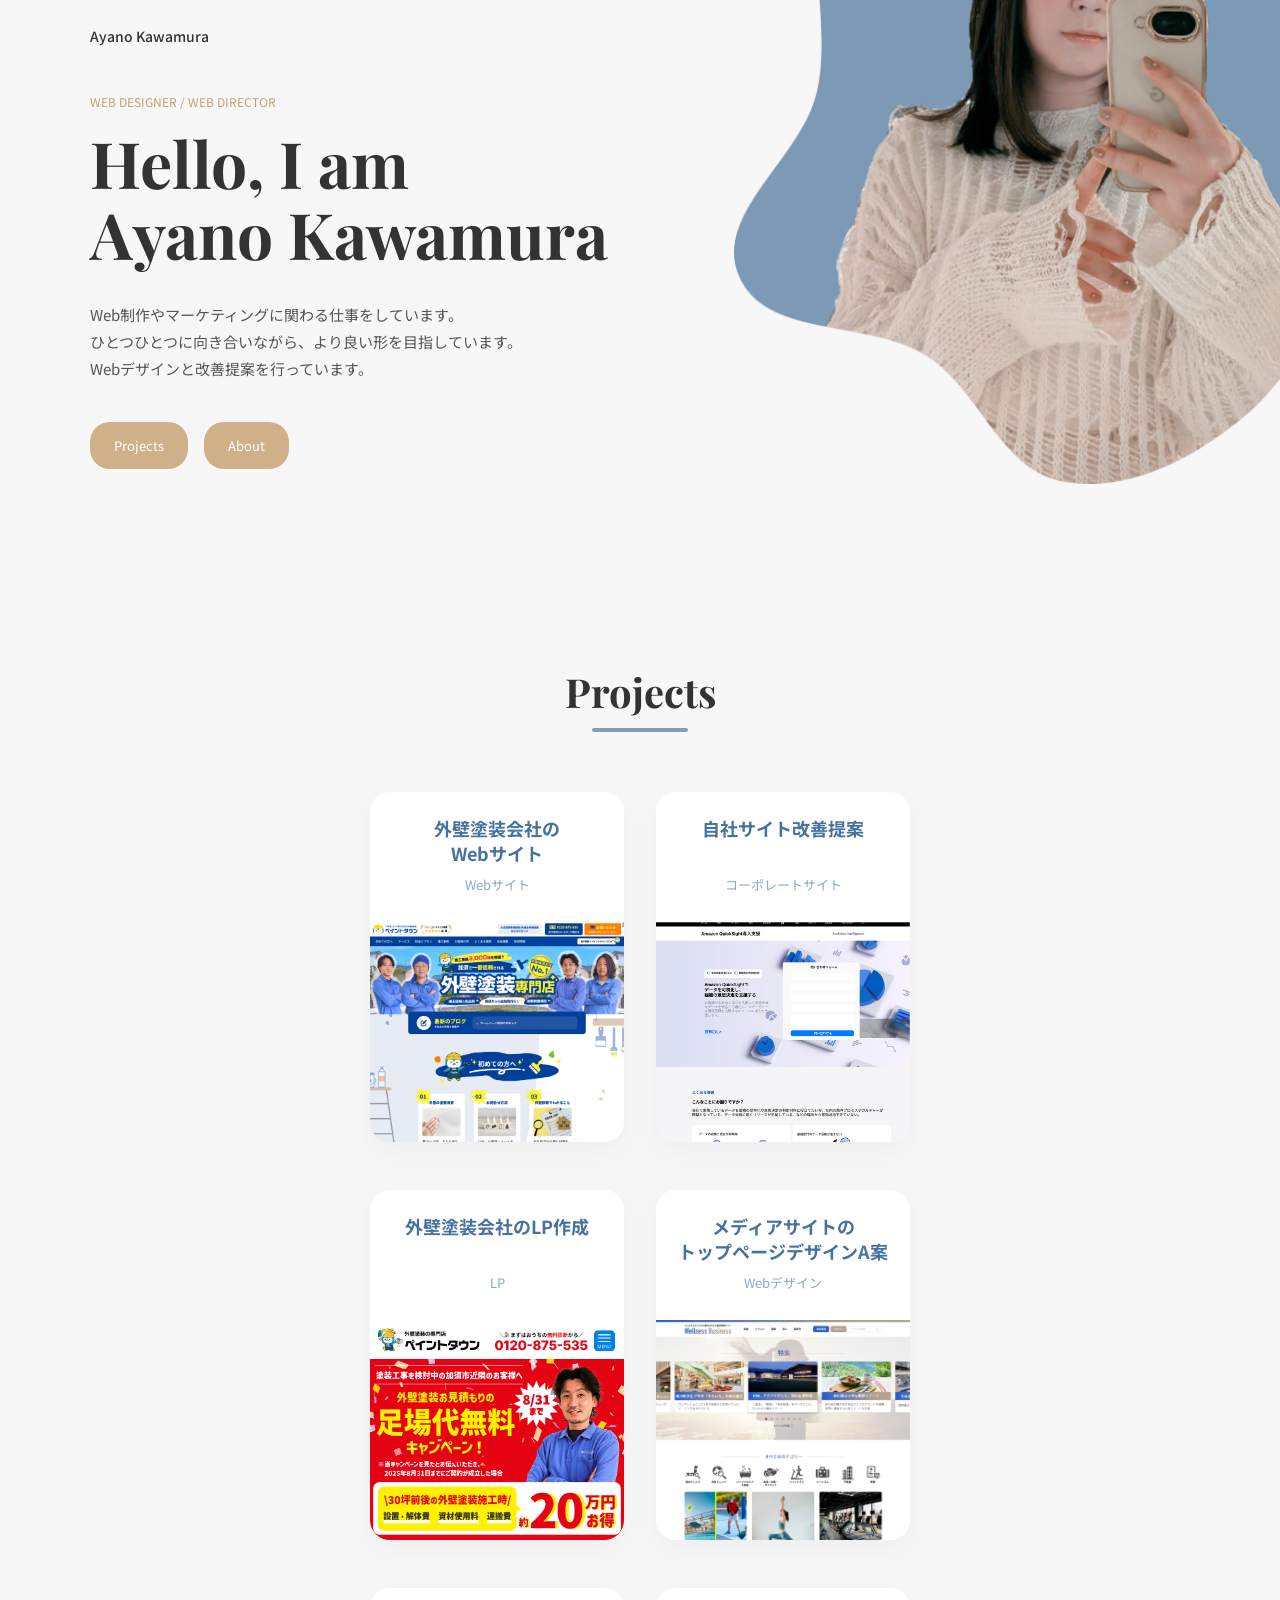
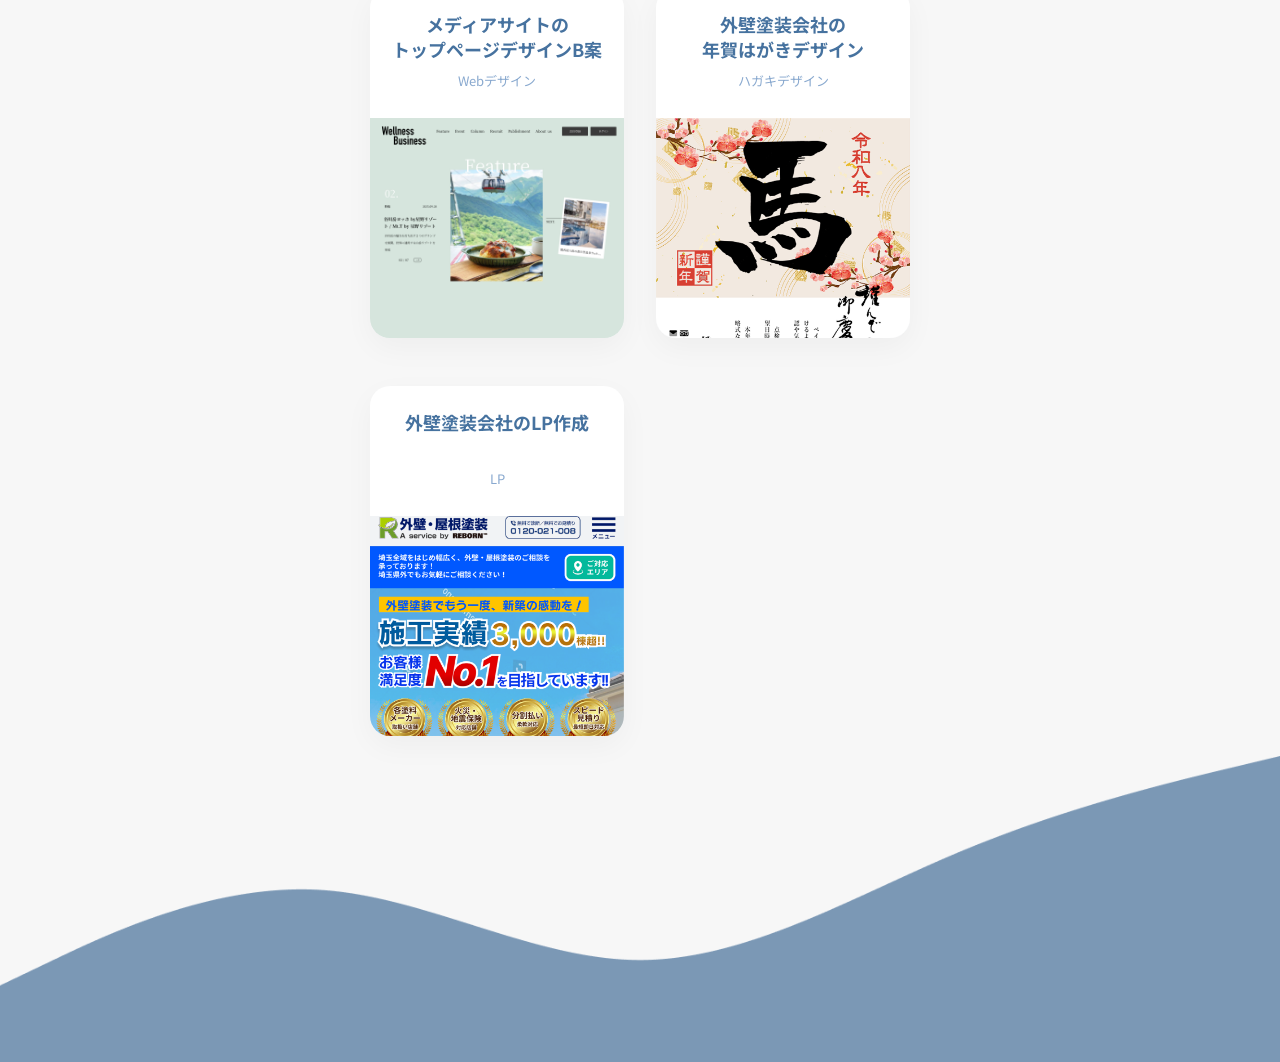
<file: index.html>
<!-- index.html -->
<!DOCTYPE html>
<html lang="ja">

<head>
    <meta charset="UTF-8">
    <meta name="viewport" content="width=device-width, initial-scale=1.0">
    <title>Ayano Kawamura Portfolio</title>
    <link rel="preconnect" href="https://fonts.googleapis.com">
    <link rel="preconnect" href="https://fonts.gstatic.com" crossorigin>
    <link
        href="https://fonts.googleapis.com/css2?family=Noto+Sans+JP:wght@300;400;500;700&family=Playfair+Display:wght@600;700&display=swap"
        rel="stylesheet">
    <link rel="stylesheet" href="style.css">
</head>

<body>

    <header class="header home-header">
        <div class="container">
            <div class="header-inner">
                <h1 class="logo"><a href="index.html">Ayano Kawamura</a></h1>

            </div>
        </div>

        <div class="header-image-wrap">
            <img src="image/header.png" alt="Ayano Kawamura" class="header-image">
        </div>
    </header>

    <section class="hero">
        <div class="container">

            <div class="hero-inner">

                <div class="hero-text">
                    <p class="hero-sub">WEB DESIGNER / WEB DIRECTOR</p>

                    <h2 class="hero-title">
                        Hello, I am<br>
                        Ayano Kawamura
                    </h2>

                    <p class="hero-description">
                        Web制作やマーケティングに関わる仕事をしています。<br>
                        ひとつひとつに向き合いながら、より良い形を目指しています。<br>
                        Webデザインと改善提案を行っています。
                    </p>

                    <div class="hero-actions">
                        <a href="#projects" class="button">Projects</a>
                        <a href="about.html" class="button">About</a>
                    </div>
                </div>

            </div>
        </div>
    </section>

    <section class="projects section" id="projects">
        <div class="container">

            <h2 class="section-title">Projects</h2>

            <div class="project-list">

                <a href="project-1.html" class="project-card">
                    <div class="project-image">
                        <img src="image/project_2_thumbnail.png" alt="外壁塗装会社のWebサイト">
                    </div>

                    <div class="project-content">
                        <h3 class="project-title">外壁塗装会社の<br>Webサイト</h3>
                        <p class="project-category">Webサイト</p>
                    </div>
                </a>

                <a href="project-2.html" class="project-card">
                    <div class="project-image">
                        <img src="image/project_7_thumbnail.png" alt="自社サイト改善提案">
                    </div>

                    <div class="project-content">
                        <h3 class="project-title">自社サイト改善提案</h3>
                        <p class="project-category">コーポレートサイト</p>
                    </div>
                </a>

                <a href="project-3.html" class="project-card">
                    <div class="project-image">
                        <img src="image/project_1-1_thumbnail.png" alt="外壁塗装会社のLP作成">
                    </div>

                    <div class="project-content">
                        <h3 class="project-title">外壁塗装会社のLP作成</h3>
                        <p class="project-category">LP</p>
                    </div>
                </a>


                <a href="project-4.html" class="project-card">
                    <div class="project-image">
                        <img src="image/project_4_thumbnail.png" alt="メディアサイトのトップページデザインのトレース">
                    </div>

                    <div class="project-content">
                        <h3 class="project-title">メディアサイトの<br>トップページデザインA案</h3>
                        <p class="project-category">Webデザイン</p>
                    </div>
                </a>

                <a href="project-5.html" class="project-card">
                    <div class="project-image">
                        <img src="image/project_5-1_thumbnail.png" alt="メディアサイトのトップページデザインB案">
                    </div>

                    <div class="project-content">
                        <h3 class="project-title">メディアサイトの<br>トップページデザインB案</h3>
                        <p class="project-category">Webデザイン</p>
                    </div>
                </a>

                <a href="project-6.html" class="project-card">
                    <div class="project-image">
                        <img src="image/project_3-1_thumbnail.png" alt="外壁塗装会社の年賀はがきデザイン">
                    </div>

                    <div class="project-content">
                        <h3 class="project-title">外壁塗装会社の<br>年賀はがきデザイン</h3>
                        <p class="project-category">ハガキデザイン</p>
                    </div>
                </a>

                <a href="project-7.html" class="project-card">
                    <div class="project-image">
                        <img src="image/project_6_thumbnail.png" alt="外壁塗装会社のLP作成">
                    </div>

                    <div class="project-content">
                        <h3 class="project-title">外壁塗装会社のLP作成</h3>
                        <p class="project-category">LP</p>
                    </div>
                </a>

            </div>
        </div>
    </section>

    <footer class="footer">
        <img src="image/footer.png" alt="" class="footer-wave">
    </footer>

</body>

</html>
</file>
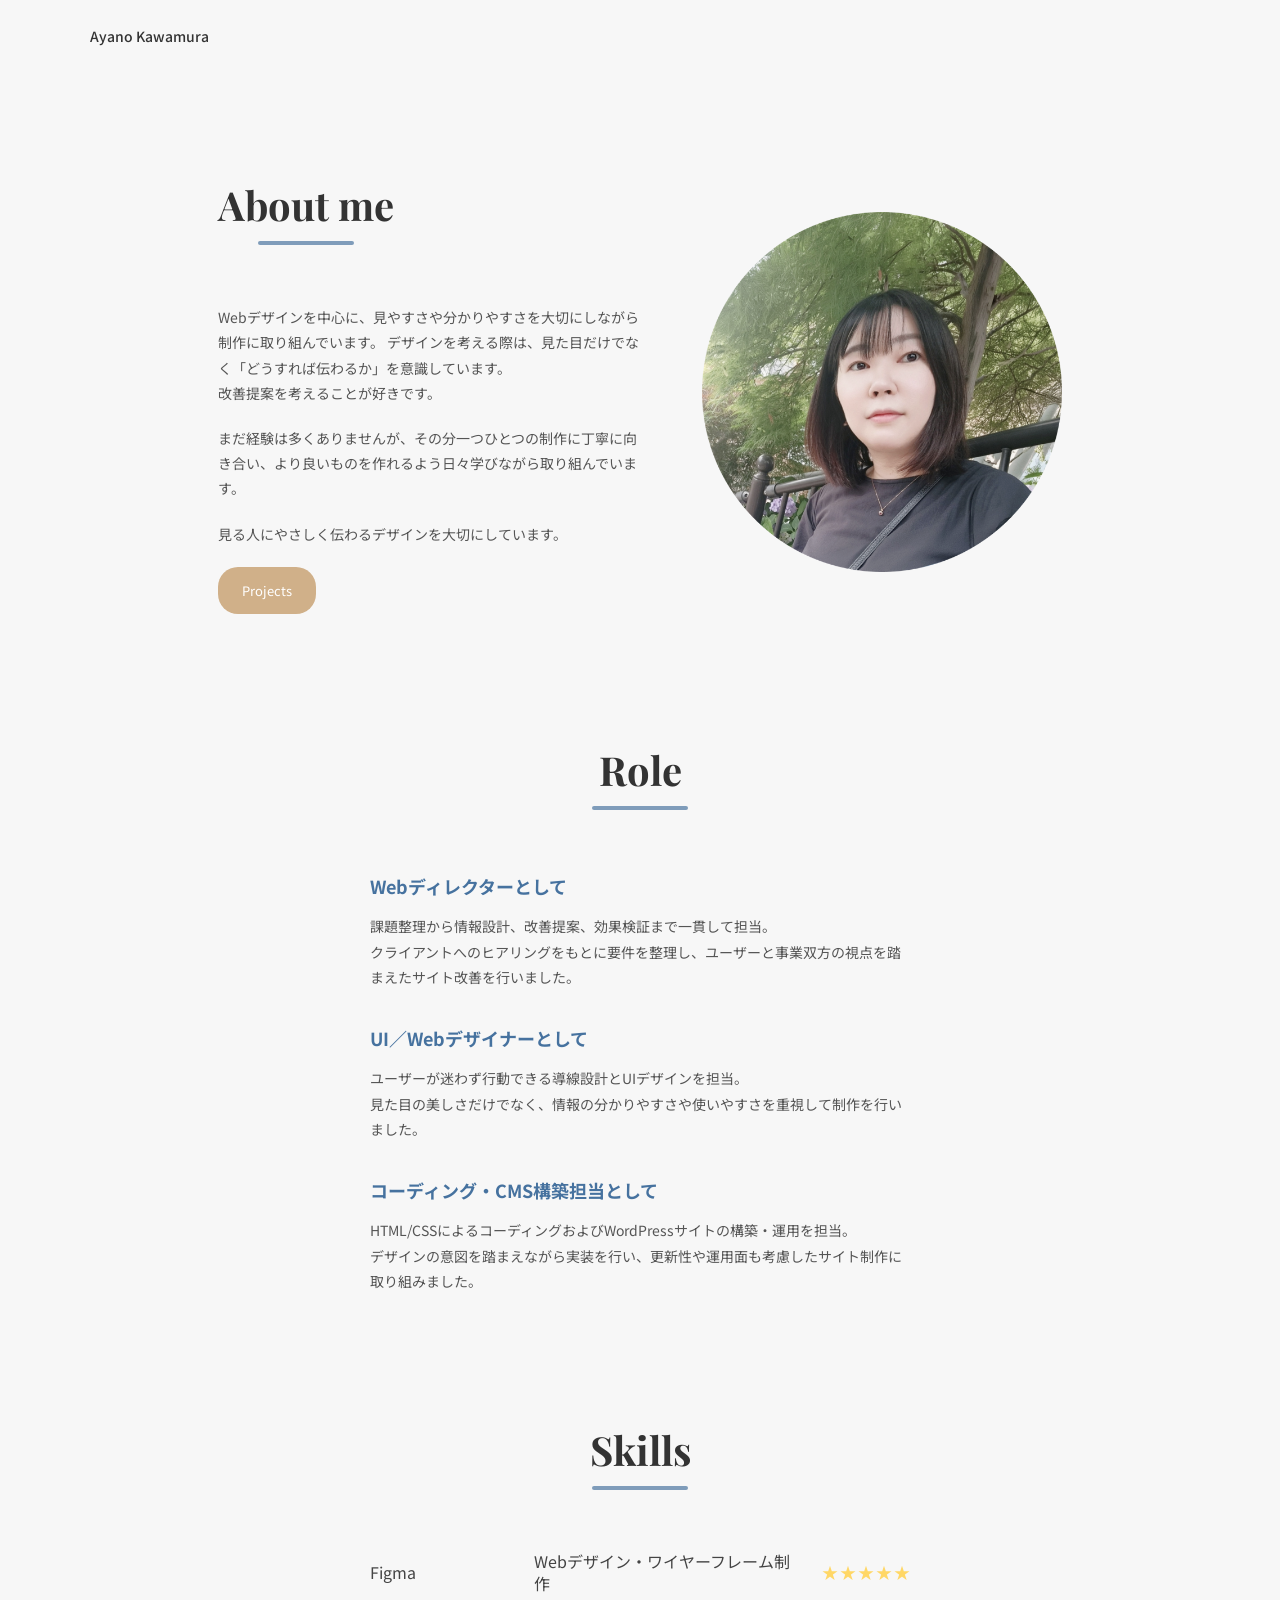
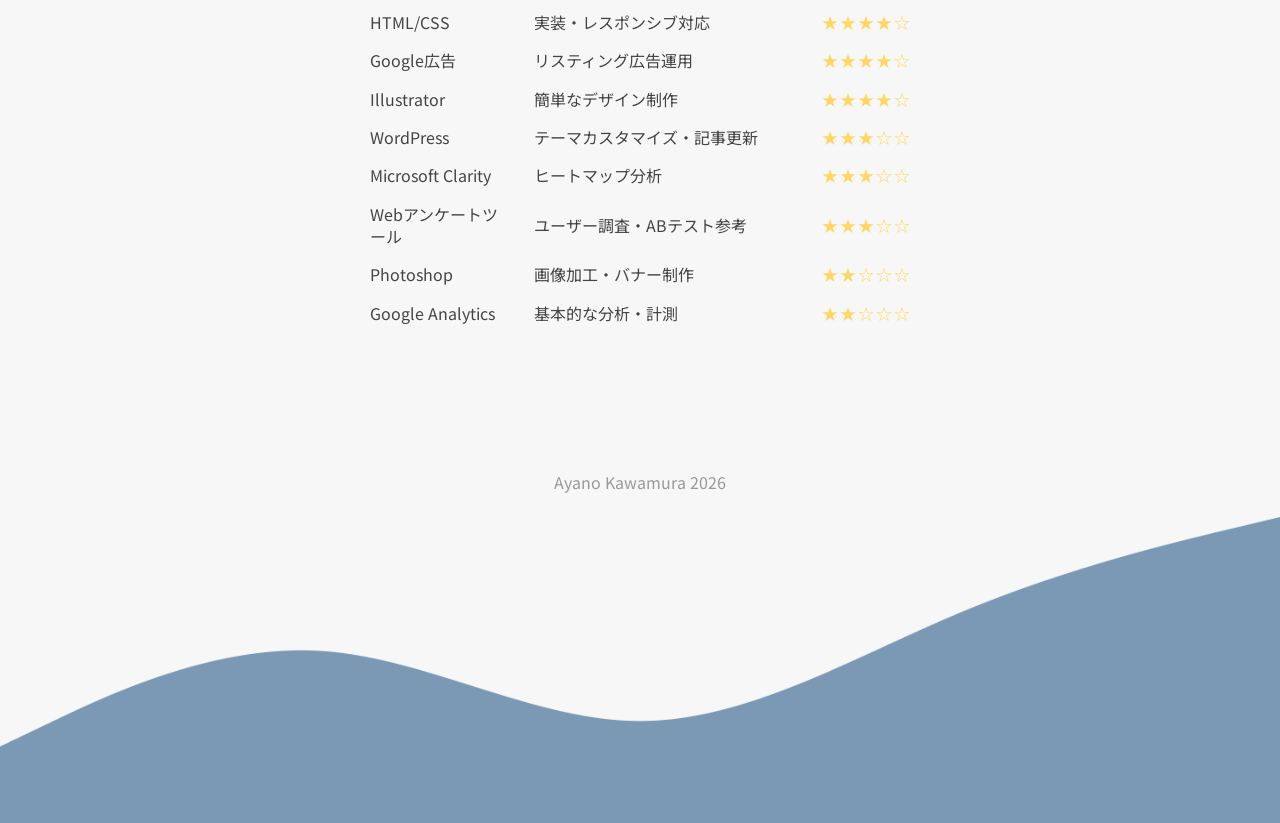
<file: about.html>
<!-- about.html -->
<!DOCTYPE html>
<html lang="ja">

<head>
    <meta charset="UTF-8">
    <meta name="viewport" content="width=device-width, initial-scale=1.0">
    <title>About | Ayano Kawamura Portfolio</title>
    <link rel="preconnect" href="https://fonts.googleapis.com">
    <link rel="preconnect" href="https://fonts.gstatic.com" crossorigin>
    <link
        href="https://fonts.googleapis.com/css2?family=Noto+Sans+JP:wght@300;400;500;700&family=Playfair+Display:wght@600;700&display=swap"
        rel="stylesheet">
    <link rel="stylesheet" href="style.css">
</head>

<body>

    <header class="header">
        <div class="container">
            <div class="header-inner">
                <h1 class="logo"><a href="index.html">Ayano Kawamura</a></h1>

            </div>
        </div>
    </header>

    <main>
        <section class="about section" id="about">
            <div class="container">

                <div class="about-inner">

                    <div class="about-text">
                        <h2 class="section-title left">About me</h2>

                        <p class="about-description">
                            Webデザインを中心に、見やすさや分かりやすさを大切にしながら制作に取り組んでいます。
                            デザインを考える際は、見た目だけでなく「どうすれば伝わるか」を意識しています。<br>
                            改善提案を考えることが好きです。
                        </p>
                        <p class="about-description">
                            まだ経験は多くありませんが、その分一つひとつの制作に丁寧に向き合い、より良いものを作れるよう日々学びながら取り組んでいます。
                        </p>
                        <p class="about-description">
                            見る人にやさしく伝わるデザインを大切にしています。
                        </p>

                        <a href="index.html#projects" class="button">Projects</a>
                    </div>

                    <div class="about-image">
                        <img src="image/profile_img.png" alt="Ayano Kawamura">
                    </div>

                </div>

                <section class="roles" aria-labelledby="roles-title">
                    <h2 class="section-title" id="roles-title">Role</h2>

                    <div class="role-list">
                        <article class="role-item">
                            <h3>Webディレクターとして</h3>
                            <p>課題整理から情報設計、改善提案、効果検証まで一貫して担当。<br>クライアントへのヒアリングをもとに要件を整理し、ユーザーと事業双方の視点を踏まえたサイト改善を行いました。</p>
                        </article>

                        <article class="role-item">
                            <h3>UI／Webデザイナーとして</h3>
                            <p>ユーザーが迷わず行動できる導線設計とUIデザインを担当。<br>見た目の美しさだけでなく、情報の分かりやすさや使いやすさを重視して制作を行いました。</p>
                        </article>

                        <article class="role-item">
                            <h3>コーディング・CMS構築担当として</h3>
                            <p>HTML/CSSによるコーディングおよびWordPressサイトの構築・運用を担当。<br>デザインの意図を踏まえながら実装を行い、更新性や運用面も考慮したサイト制作に取り組みました。</p>
                        </article>
                    </div>
                </section>

                <div class="skills">

                    <h2 class="section-title">Skills</h2>

                    <ul class="skill-list">
                        <li><span>Figma</span><span>Webデザイン・ワイヤーフレーム制作</span><span>★★★★★</span></li>
                        <li><span>HTML/CSS</span><span>実装・レスポンシブ対応</span><span>★★★★☆</span></li>
                        <li><span>Google広告</span><span>リスティング広告運用</span><span>★★★★☆</span></li>
                        <li><span>Illustrator</span><span>簡単なデザイン制作</span><span>★★★★☆</span></li>
                        <li><span>WordPress</span><span>テーマカスタマイズ・記事更新</span><span>★★★☆☆</span></li>
                        <li><span>Microsoft Clarity</span><span>ヒートマップ分析</span><span>★★★☆☆</span></li>
                        <li><span>Webアンケートツール</span><span>ユーザー調査・ABテスト参考</span><span>★★★☆☆</span></li>
                        <li><span>Photoshop</span><span>画像加工・バナー制作</span><span>★★☆☆☆</span></li>
                        <li><span>Google Analytics</span><span>基本的な分析・計測</span><span>★★☆☆☆</span></li>
                    </ul>

                </div>

            </div>
        </section>

        <section class="contact section" id="contact">
            <div class="container">

                <!-- <h2 class="section-title">Contacts</h2> 

                <form class="contact-form">

                    <label>
                        <span>Name</span>
                        <input type="text">
                    </label>
                    <label>
                        <span>Email</span>
                        <input type="email">
                    </label>
                    <label>
                        <span>Message</span>
                        <textarea></textarea>
                    </label>

                    <button type="submit" class="button">Send</button>

                </form>

                <ul class="contact-links" aria-label="SNS links">
                    <li><a href="#" aria-label="LINE"><img src="image/icon_LINE.png" alt=""></a></li>
                    <li><a href="#" aria-label="Instagram"><img src="image/icon_instagram.png" alt=""></a></li>
                    <li><a href="#" aria-label="Email"><img src="image/icon_mail.png" alt=""></a></li>
                </ul>-->

                <p class="copyright">Ayano Kawamura 2026</p>

            </div>
        </section>
    </main>

    <footer class="footer">
        <img src="image/footer.png" alt="" class="footer-wave">
    </footer>

</body>

</html>
</file>
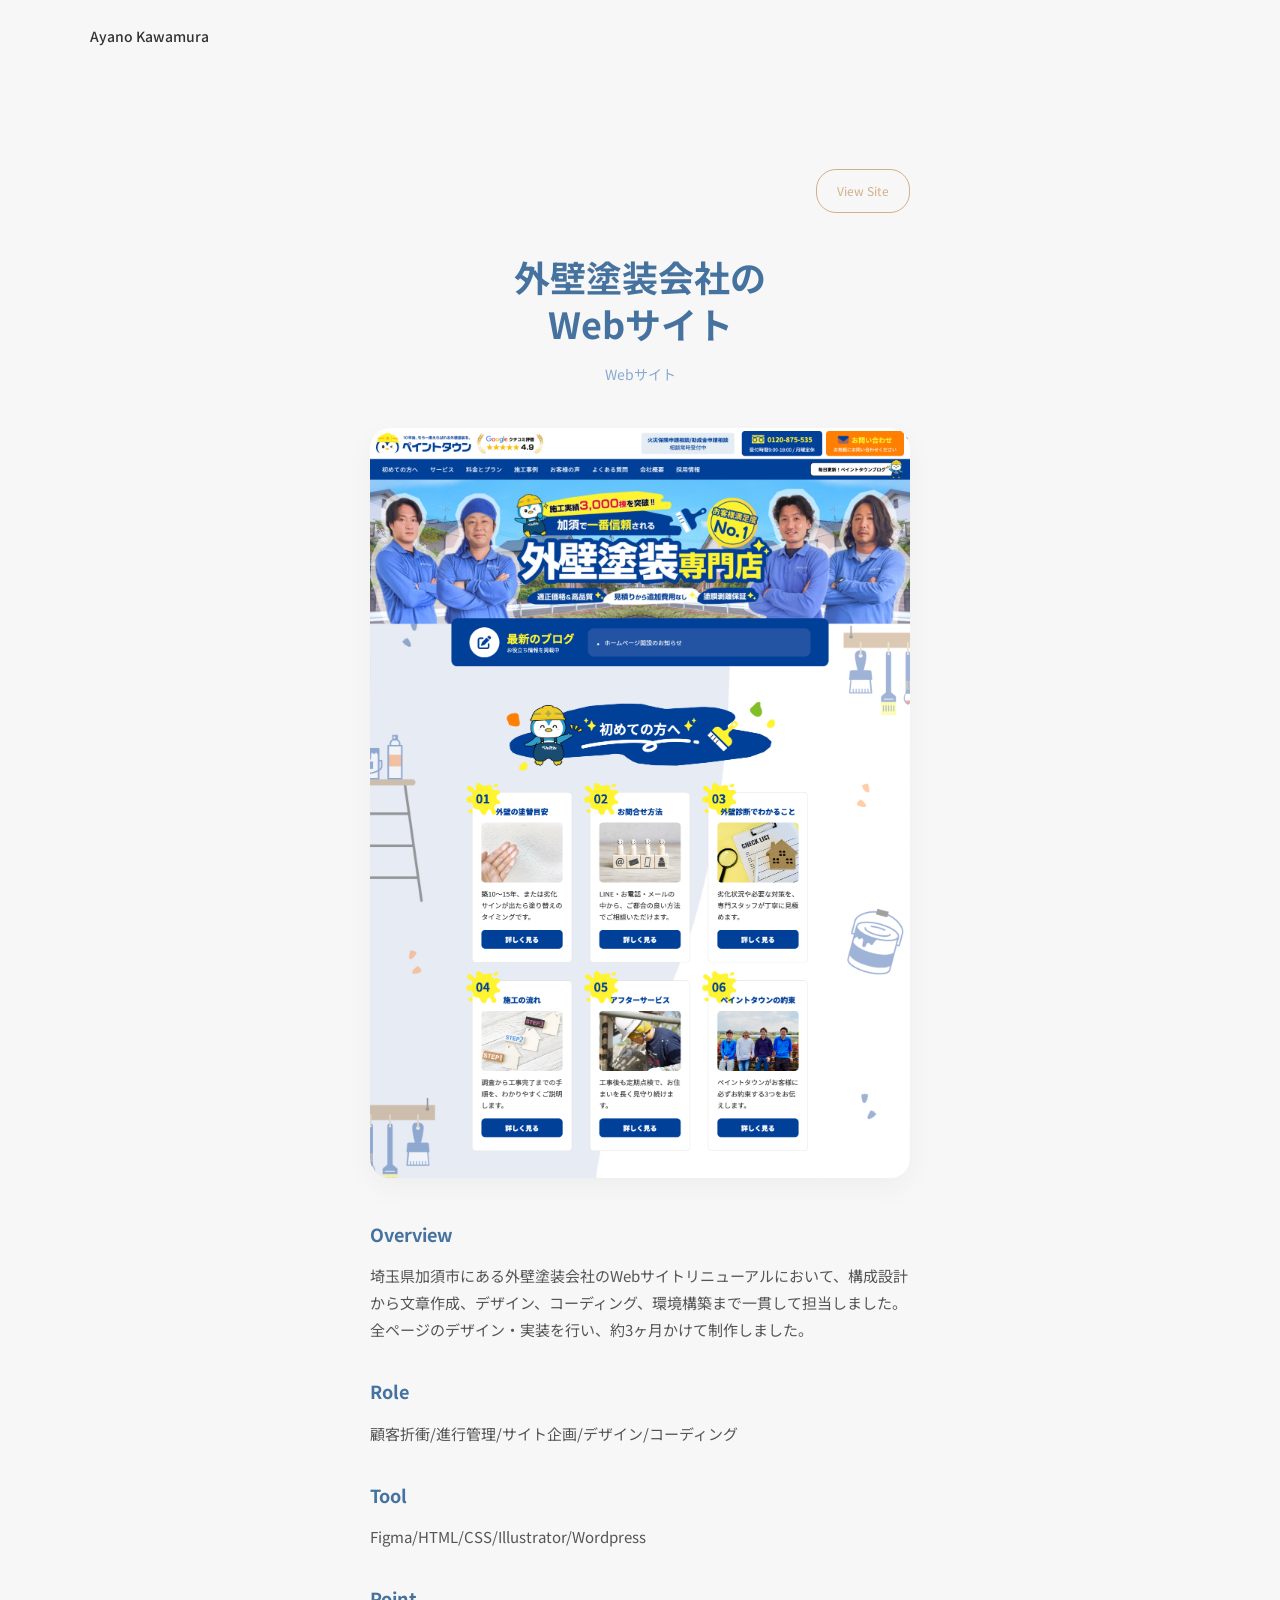
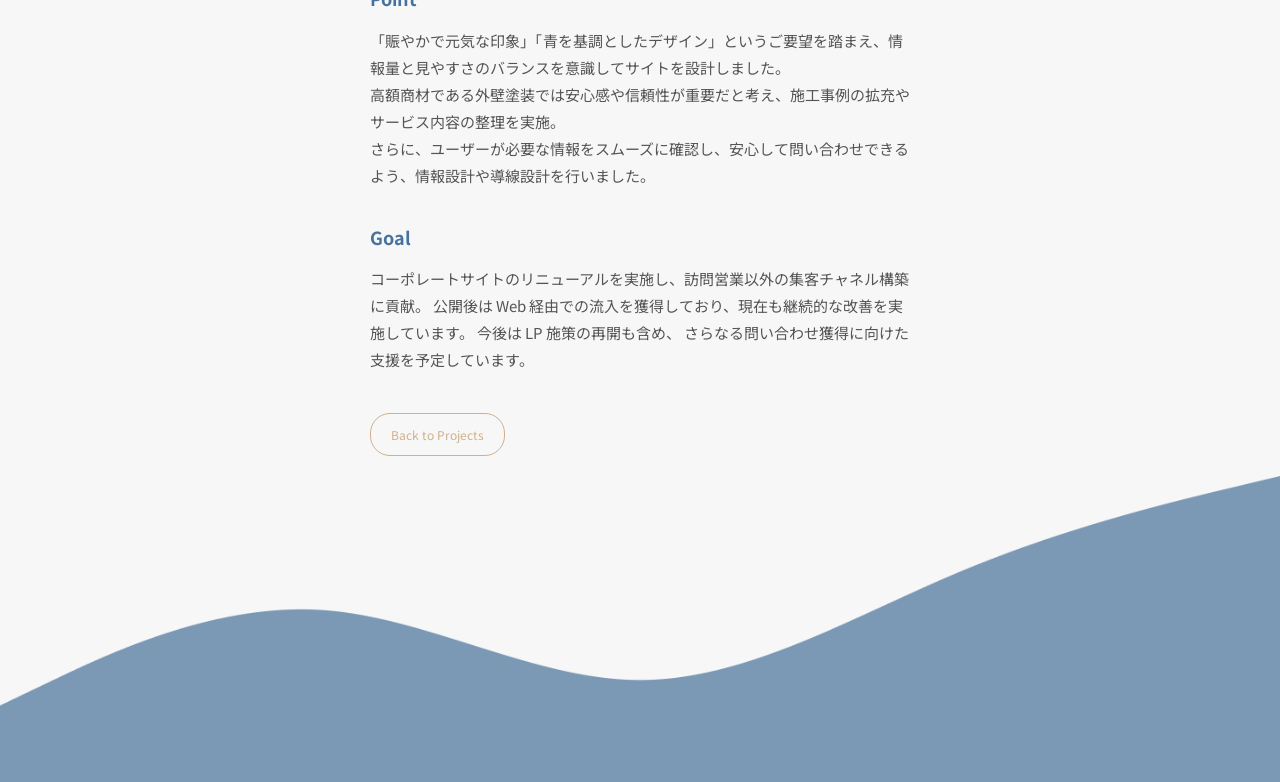
<file: project-1.html>
<!DOCTYPE html>
<html lang="ja">

<head>
    <meta charset="UTF-8">
    <meta name="viewport" content="width=device-width, initial-scale=1.0">
    <title>外壁塗装会社のWebサイト | Ayano Kawamura Portfolio</title>
    <link rel="preconnect" href="https://fonts.googleapis.com">
    <link rel="preconnect" href="https://fonts.gstatic.com" crossorigin>
    <link
        href="https://fonts.googleapis.com/css2?family=Noto+Sans+JP:wght@300;400;500;700&family=Playfair+Display:wght@600;700&display=swap"
        rel="stylesheet">
    <link rel="stylesheet" href="style.css">
</head>

<body>

    <header class="header">
        <div class="container">
            <div class="header-inner">
                <h1 class="logo"><a href="index.html">Ayano Kawamura</a></h1>

            </div>
        </div>
    </header>

    <main>
        <section class="project-detail section">
            <div class="container">
                <div class="project-detail-actions project-detail-actions-top">
                    <a href="https://painttown.co.jp/" class="button-outline">View Site</a>
                </div>

                <div class="project-detail-header">
                    <h2 class="project-detail-title">外壁塗装会社の<br>Webサイト</h2>
                    <p class="project-detail-category">Webサイト</p>
                </div>

                <div class="project-detail-image">
                    <img src="image/project_2_thumbnail.png" alt="外壁塗装会社のWebサイト">
                </div>

                <div class="project-detail-body">
                    <div class="project-detail-block">
                        <h3>Overview</h3>
                        <p>
                            埼玉県加須市にある外壁塗装会社のWebサイトリニューアルにおいて、構成設計から文章作成、デザイン、コーディング、環境構築まで一貫して担当しました。
                            全ページのデザイン・実装を行い、約3ヶ月かけて制作しました。
                        </p>
                    </div>

                    <div class="project-detail-block">
                        <h3>Role</h3>
                        <p>
                            顧客折衝/進行管理/サイト企画/デザイン/コーディング
                        </p>
                    </div>

                    <div class="project-detail-block">
                        <h3>Tool</h3>
                        <p>
                            Figma/HTML/CSS/Illustrator/Wordpress
                        </p>
                    </div>

                    <div class="project-detail-block">
                        <h3>Point</h3>
                        <p>
                            「賑やかで元気な印象」「青を基調としたデザイン」というご要望を踏まえ、情報量と見やすさのバランスを意識してサイトを設計しました。
                            <br>高額商材である外壁塗装では安心感や信頼性が重要だと考え、施工事例の拡充やサービス内容の整理を実施。
                            <br>さらに、ユーザーが必要な情報をスムーズに確認し、安心して問い合わせできるよう、情報設計や導線設計を行いました。
                        </p>
                    </div>

                    <div class="project-detail-block">
                        <h3>Goal</h3>
                        <p>
                            コーポレートサイトのリニューアルを実施し、訪問営業以外の集客チャネル構築に貢献。
                            公開後は Web 経由での流入を獲得しており、現在も継続的な改善を実施しています。
                            今後は LP 施策の再開も含め、 さらなる問い合わせ獲得に向けた支援を予定しています。
                        </p>
                    </div>
                </div>

                <div class="project-detail-actions project-detail-actions-bottom">
                    <a href="index.html#projects" class="button-outline">Back to Projects</a>
                </div>
            </div>
        </section>
    </main>

    <footer class="footer">
        <img src="image/footer.png" alt="" class="footer-wave">
    </footer>

</body>

</html>
</file>
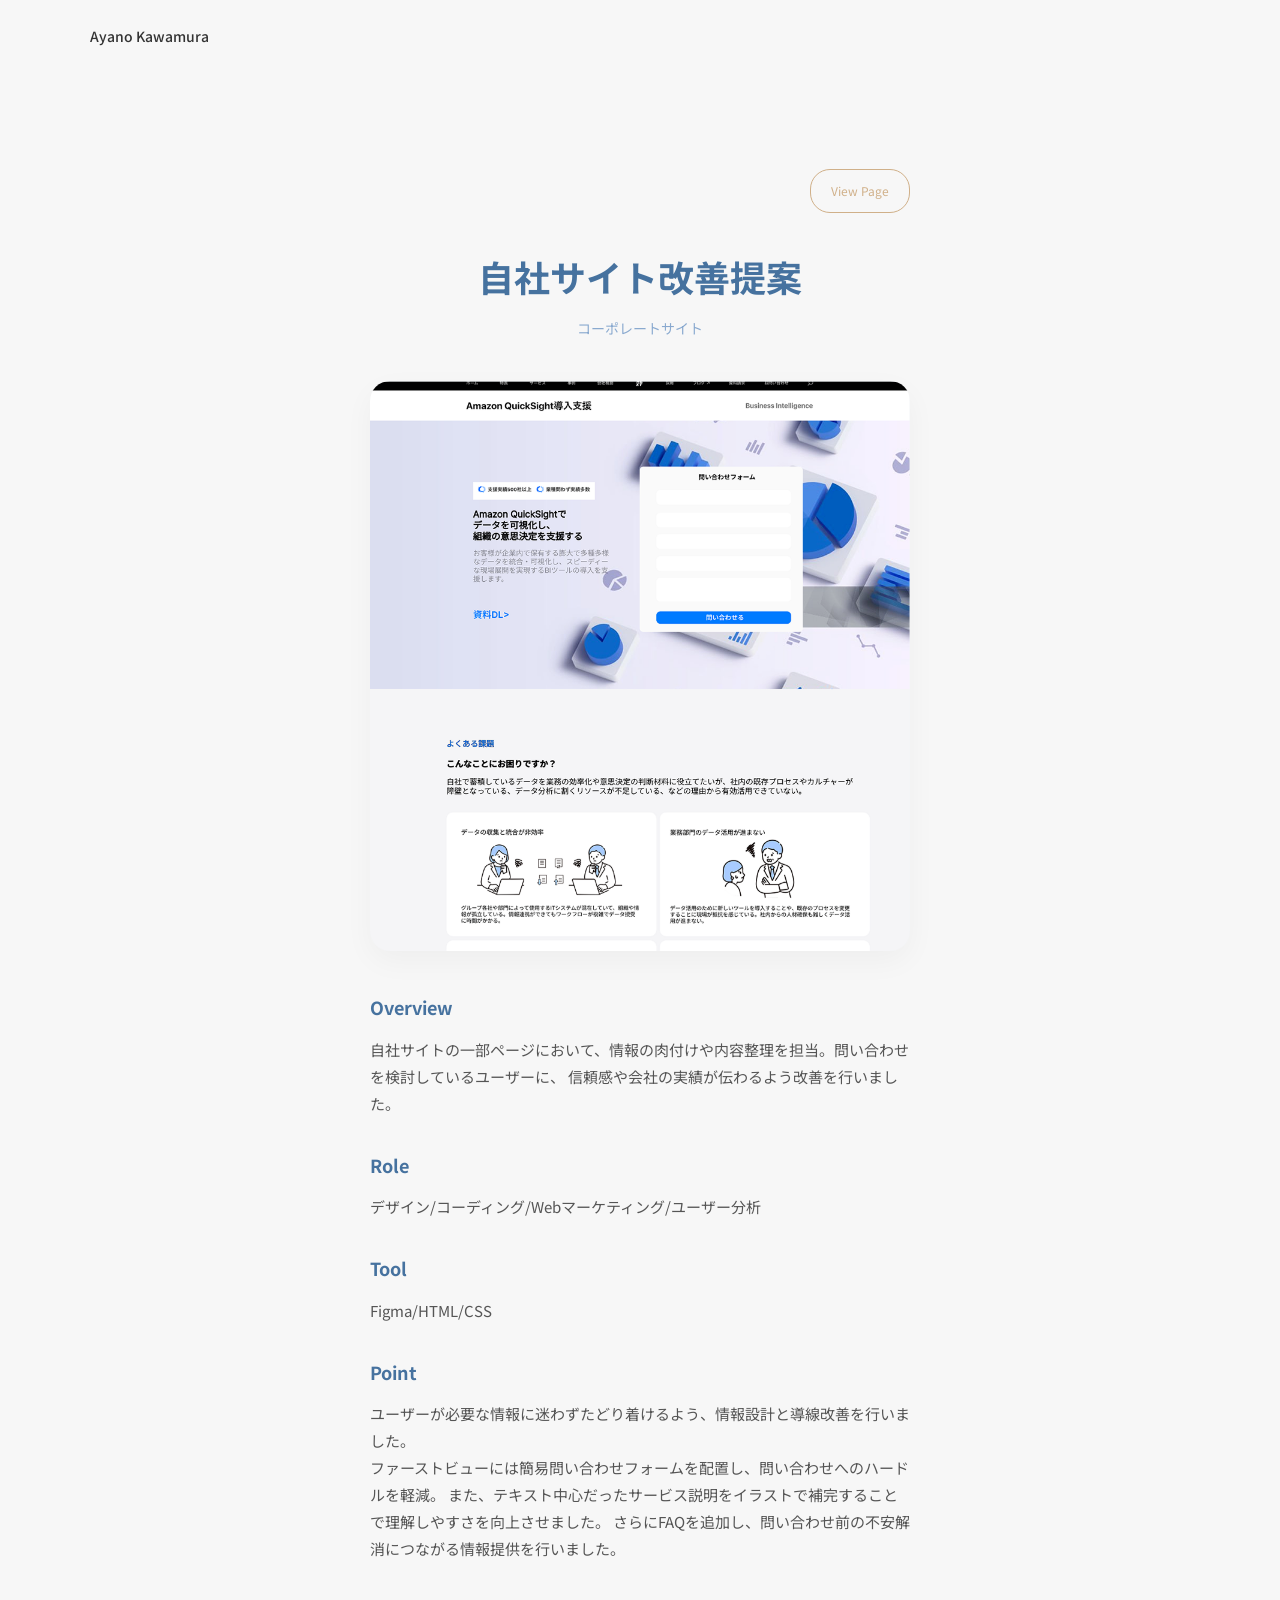
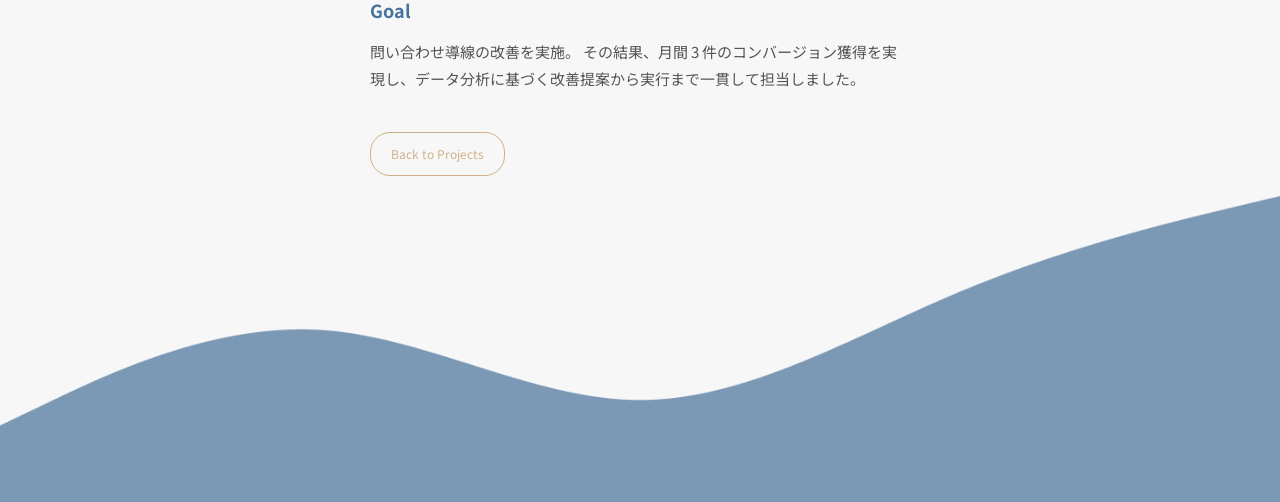
<file: project-2.html>
<!DOCTYPE html>
<html lang="ja">

<head>
    <meta charset="UTF-8">
    <meta name="viewport" content="width=device-width, initial-scale=1.0">
    <title>自社サイト改善提案 | Ayano Kawamura Portfolio</title>
    <link rel="preconnect" href="https://fonts.googleapis.com">
    <link rel="preconnect" href="https://fonts.gstatic.com" crossorigin>
    <link
        href="https://fonts.googleapis.com/css2?family=Noto+Sans+JP:wght@300;400;500;700&family=Playfair+Display:wght@600;700&display=swap"
        rel="stylesheet">
    <link rel="stylesheet" href="style.css">
</head>

<body>

    <header class="header">
        <div class="container">
            <div class="header-inner">
                <h1 class="logo"><a href="index.html">Ayano Kawamura</a></h1>

            </div>
        </div>
    </header>

    <main>
        <section class="project-detail section">
            <div class="container">
                <div class="project-detail-actions project-detail-actions-top">
                    <a href="https://www.next.inc/services/aws/quicksight/" class="button-outline">View Page</a>
                </div>

                <div class="project-detail-header">
                    <h2 class="project-detail-title">自社サイト改善提案</h2>
                    <p class="project-detail-category">コーポレートサイト</p>
                </div>

                <div class="project-detail-image">
                    <img src="image/project_7_thumbnail.png" alt="自社サイト改善提案">
                </div>

                <div class="project-detail-body">
                    <div class="project-detail-block">
                        <h3>Overview</h3>
                        <p>
                            自社サイトの一部ページにおいて、情報の肉付けや内容整理を担当。問い合わせを検討しているユーザーに、
                            信頼感や会社の実績が伝わるよう改善を行いました。
                        </p>
                    </div>

                    <div class="project-detail-block">
                        <h3>Role</h3>
                        <p>
                            デザイン/コーディング/Webマーケティング/ユーザー分析
                        </p>
                    </div>

                    <div class="project-detail-block">
                        <h3>Tool</h3>
                        <p>
                            Figma/HTML/CSS
                        </p>
                    </div>

                    <div class="project-detail-block">
                        <h3>Point</h3>
                        <p>
                            ユーザーが必要な情報に迷わずたどり着けるよう、情報設計と導線改善を行いました。
                            <br>ファーストビューには簡易問い合わせフォームを配置し、問い合わせへのハードルを軽減。
                            また、テキスト中心だったサービス説明をイラストで補完することで理解しやすさを向上させました。
                            さらにFAQを追加し、問い合わせ前の不安解消につながる情報提供を行いました。
                        </p>
                    </div>

                    <div class="project-detail-block">
                        <h3>Goal</h3>
                        <p>
                            問い合わせ導線の改善を実施。
                            その結果、月間 3 件のコンバージョン獲得を実現し、データ分析に基づく改善提案から実行まで一貫して担当しました。
                        </p>
                    </div>
                </div>

                <div class="project-detail-actions project-detail-actions-bottom">
                    <a href="index.html#projects" class="button-outline">Back to Projects</a>
                </div>
            </div>
        </section>
    </main>

    <footer class="footer">
        <img src="image/footer.png" alt="" class="footer-wave">
    </footer>

</body>

</html>
</file>
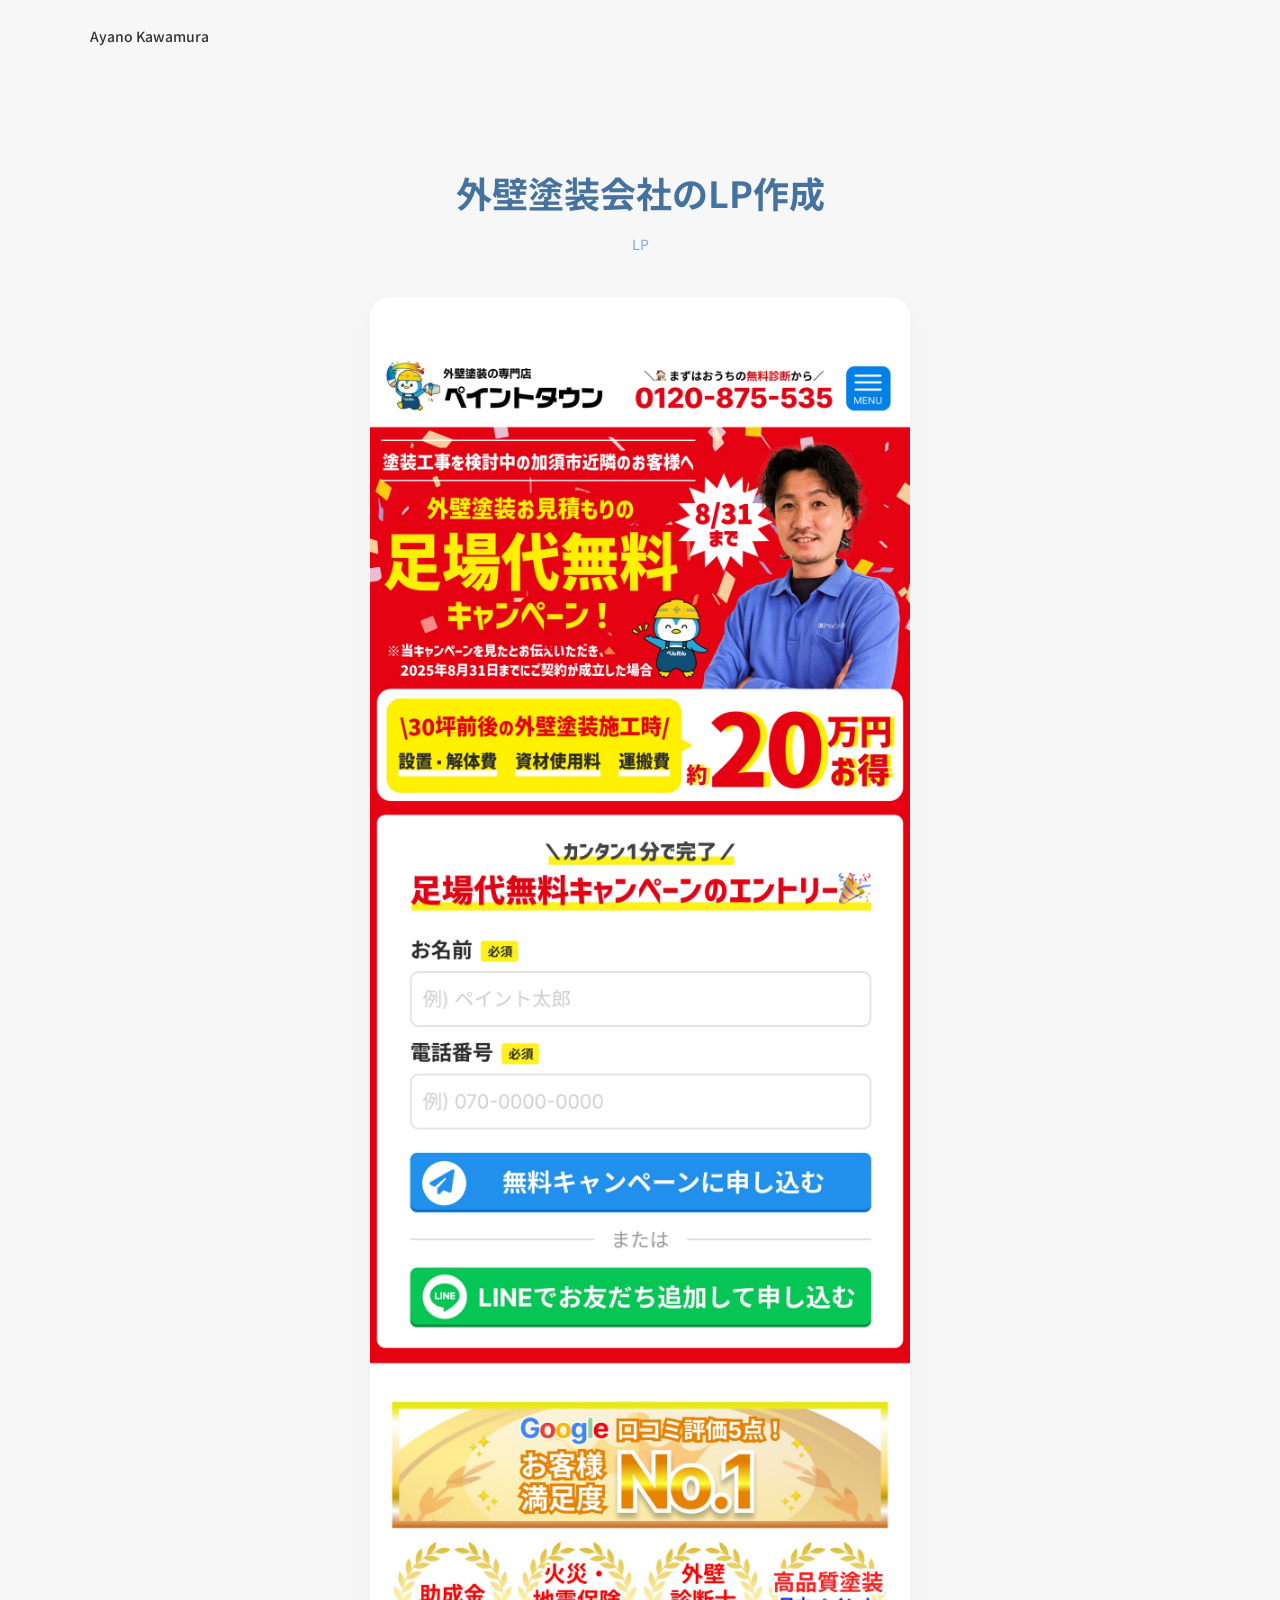
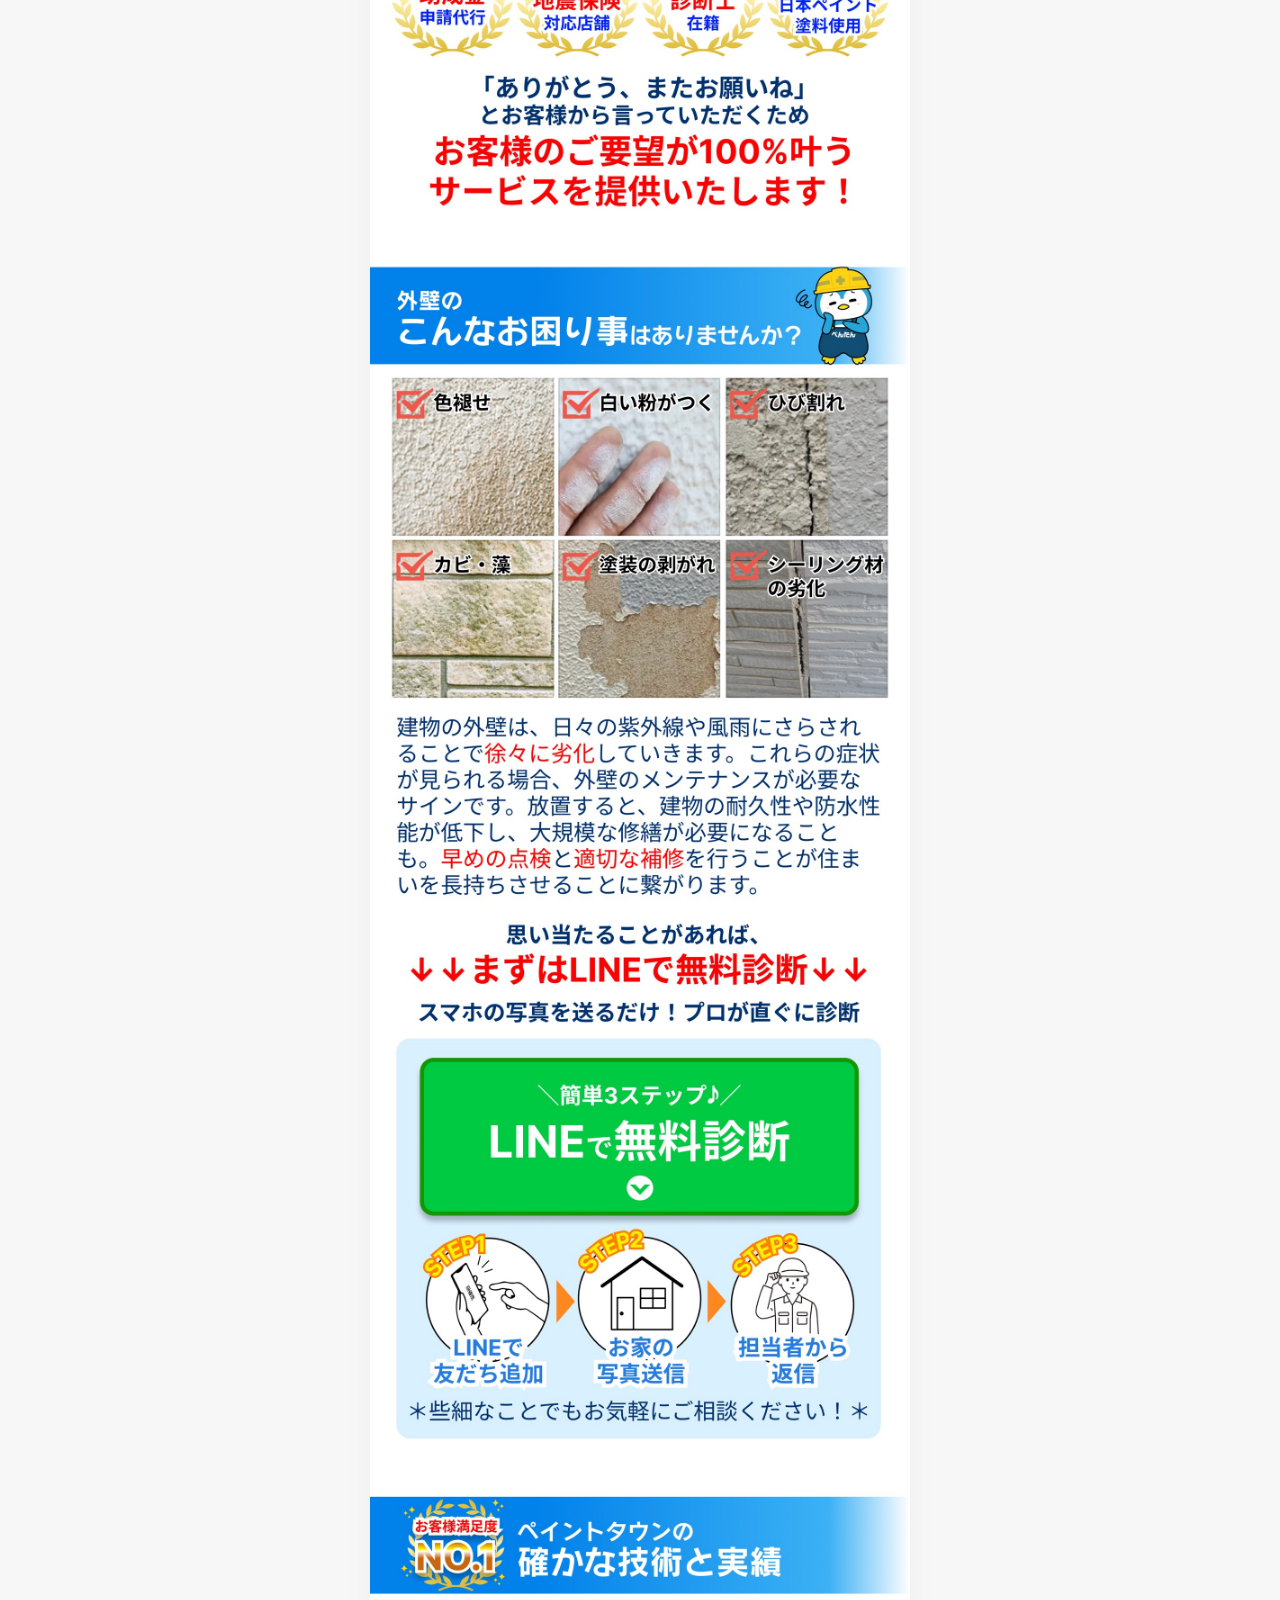
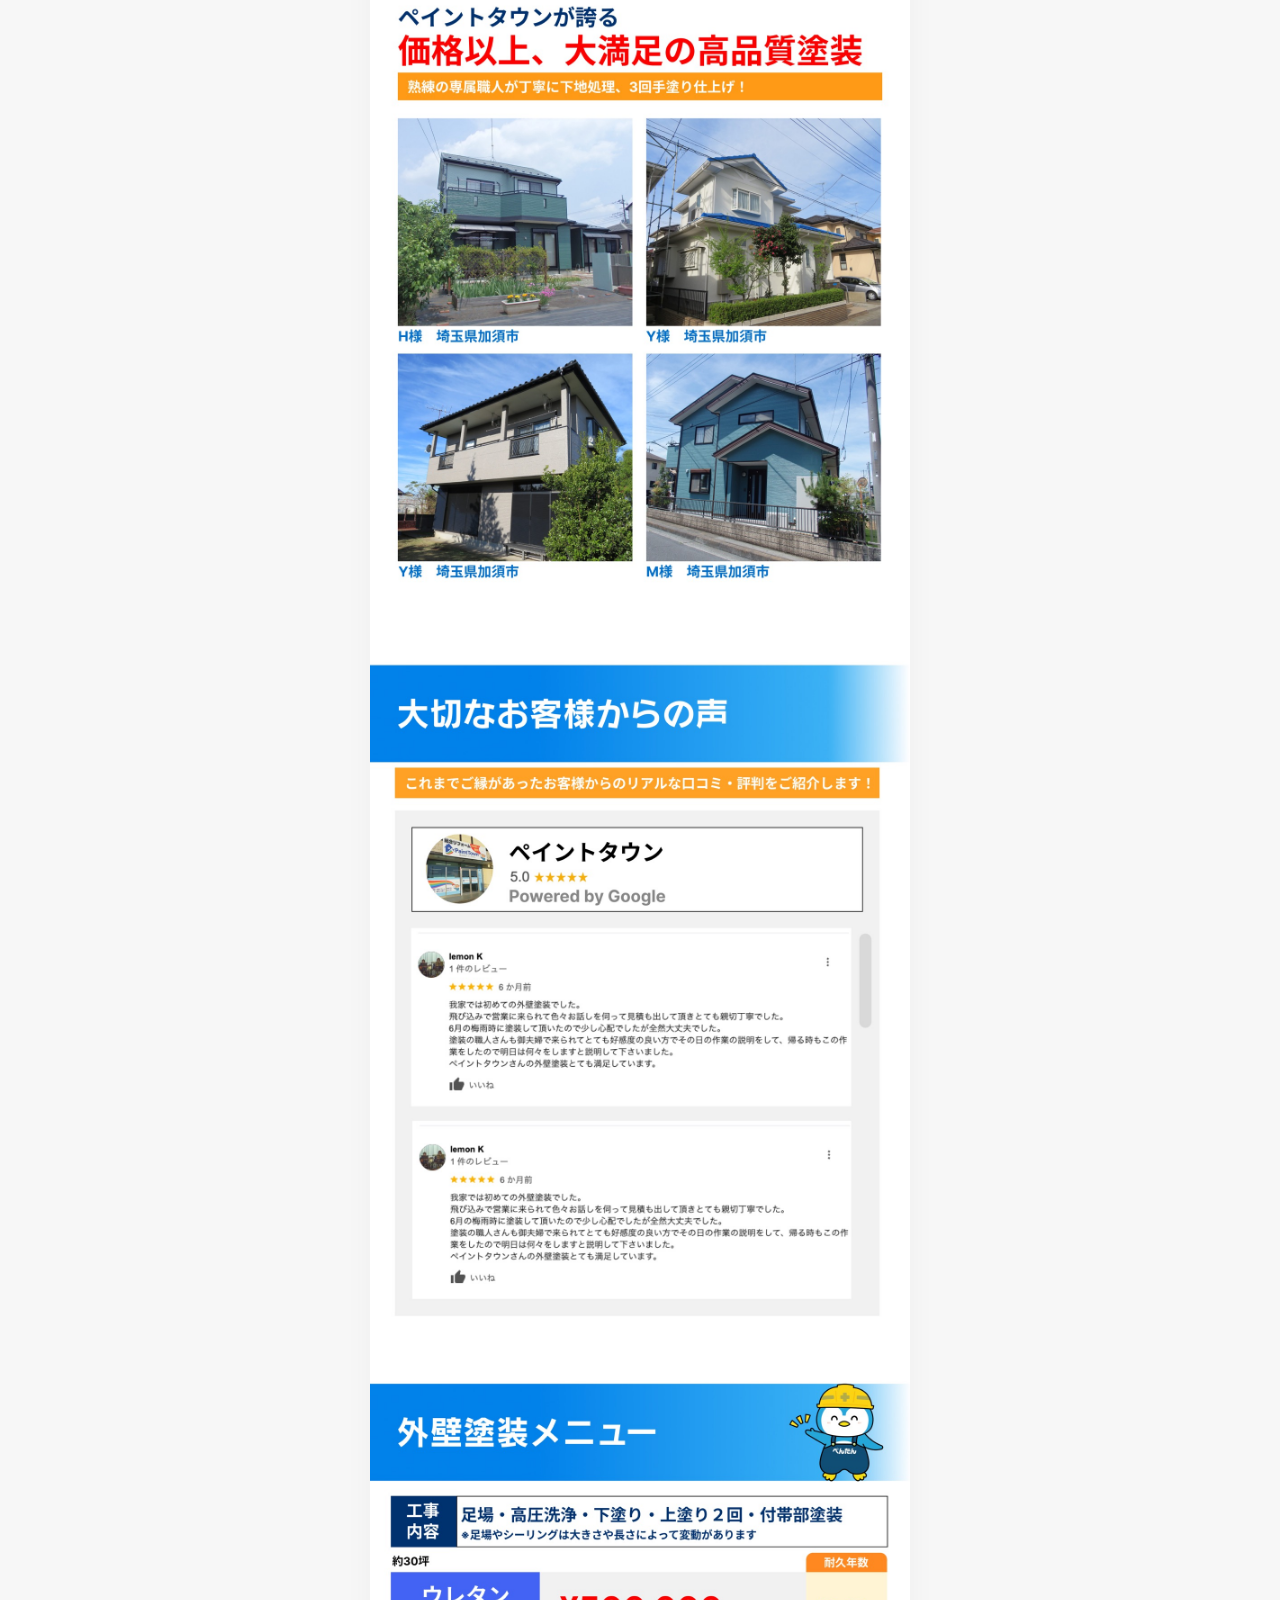
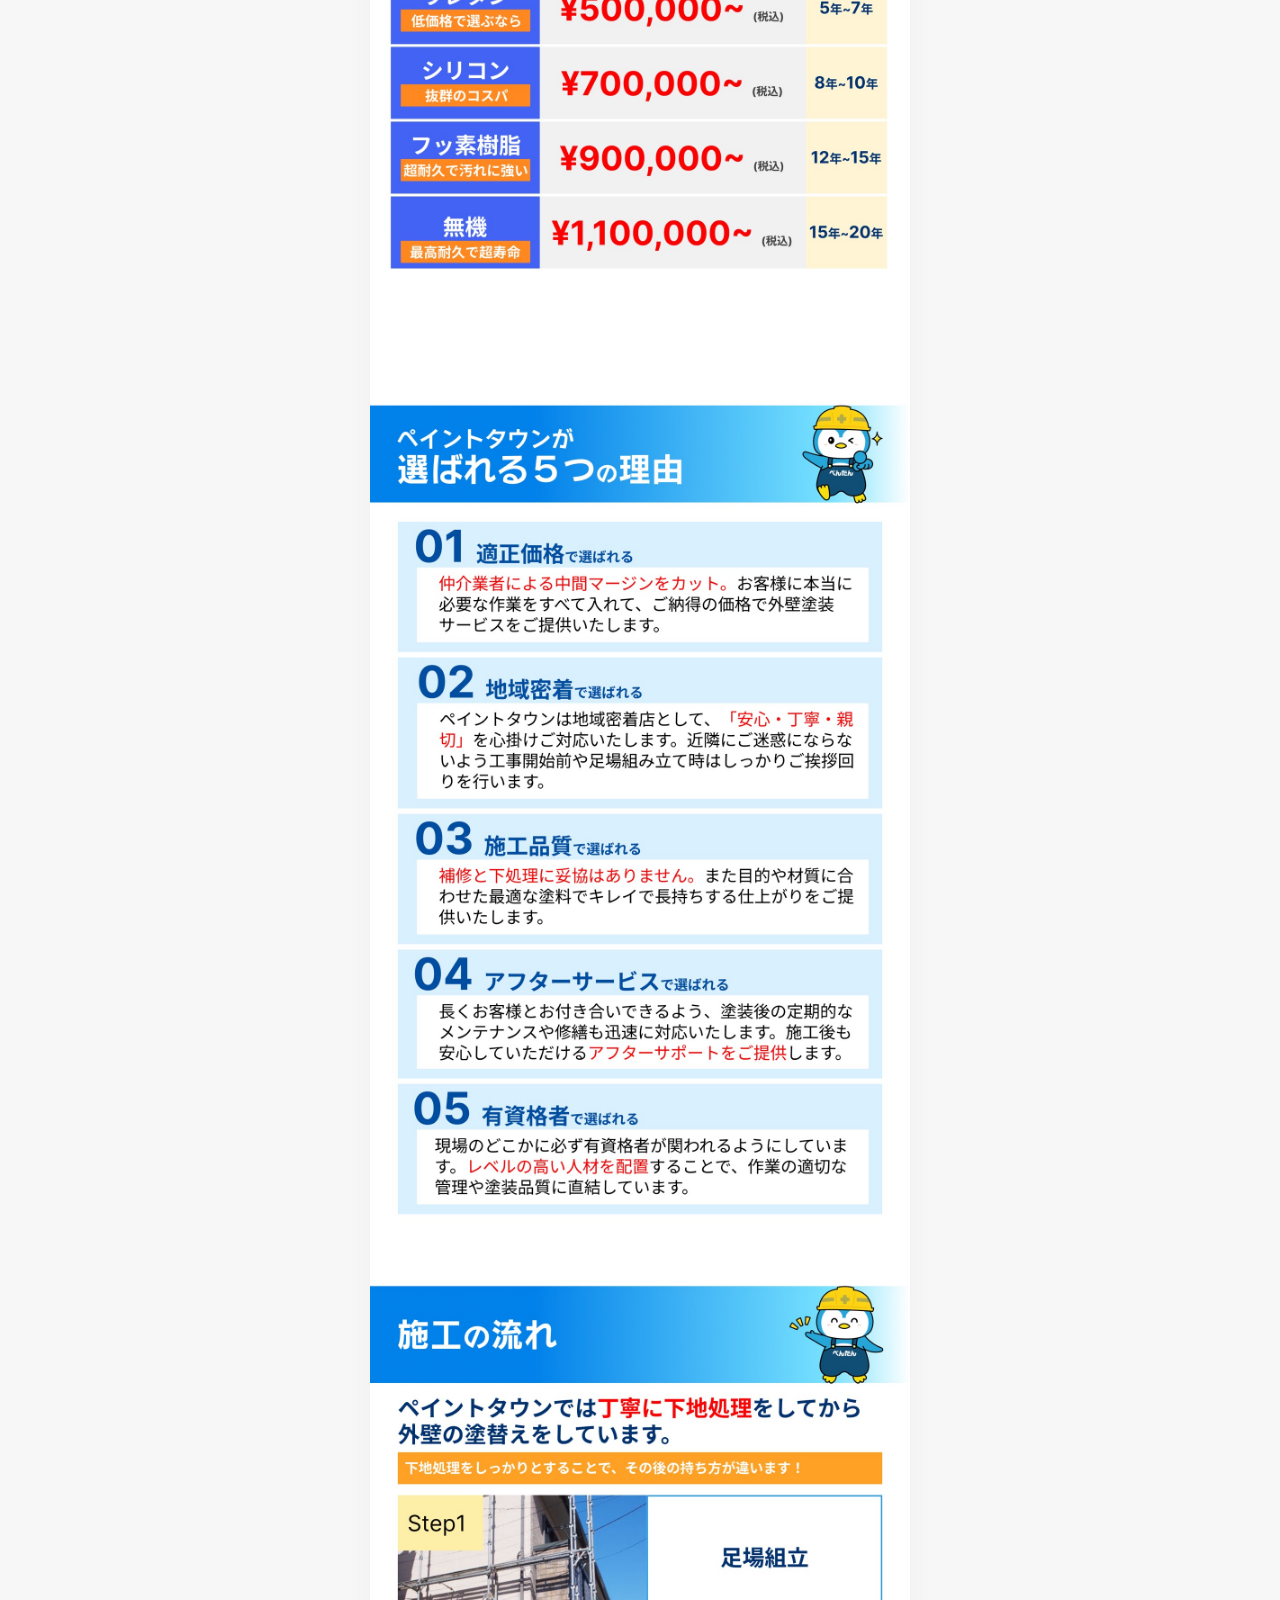
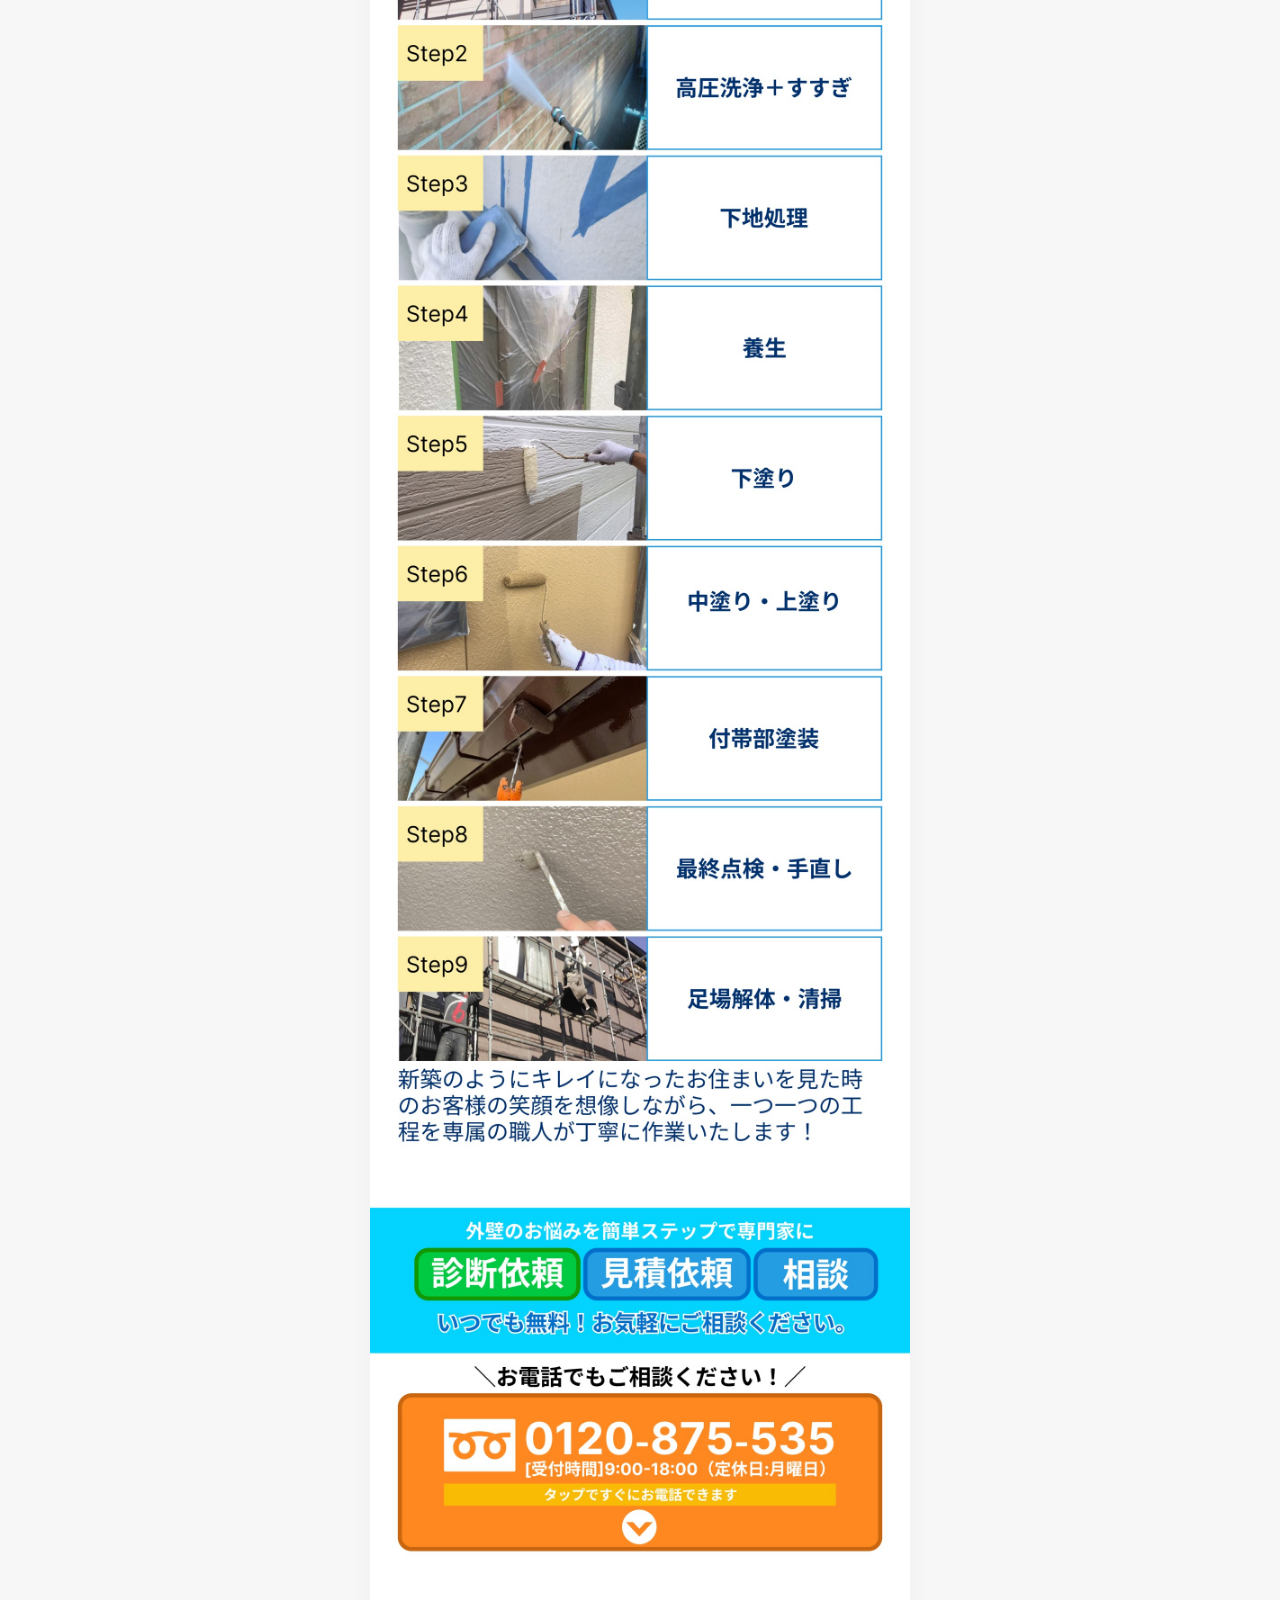
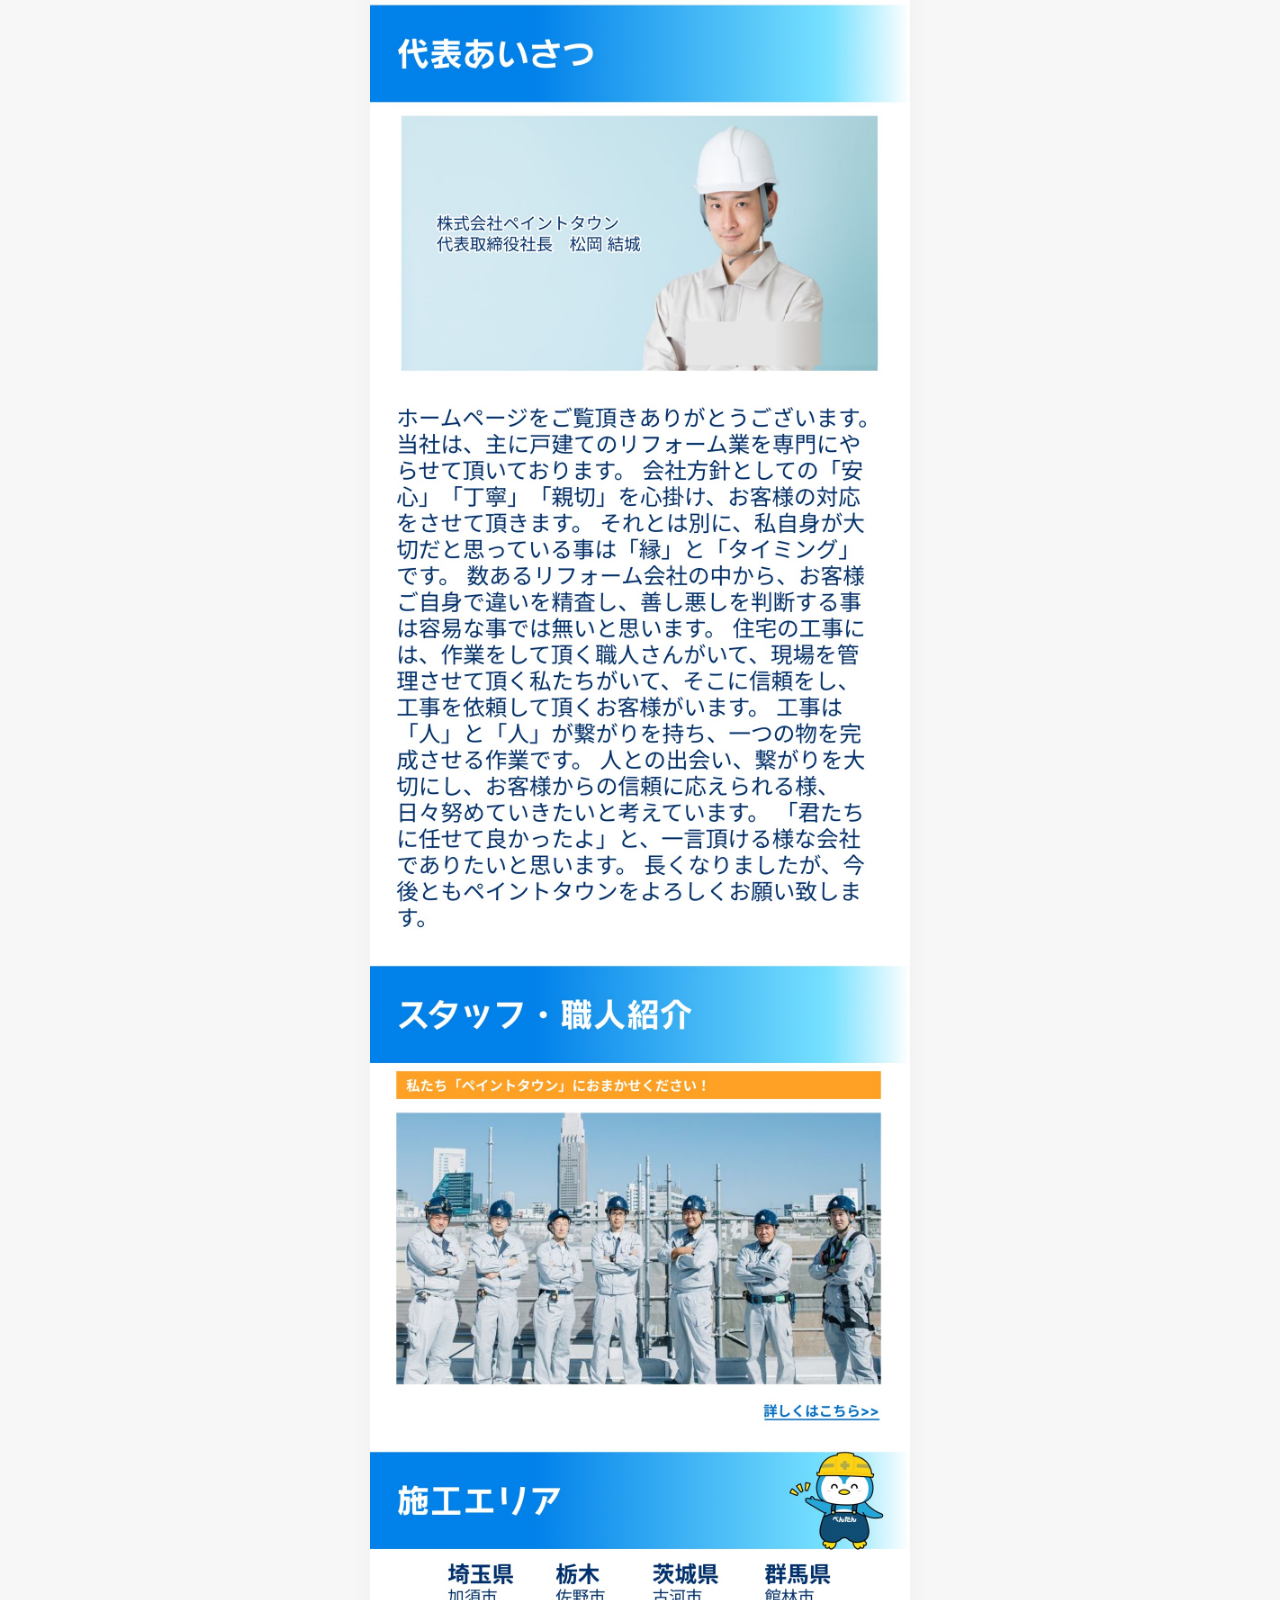
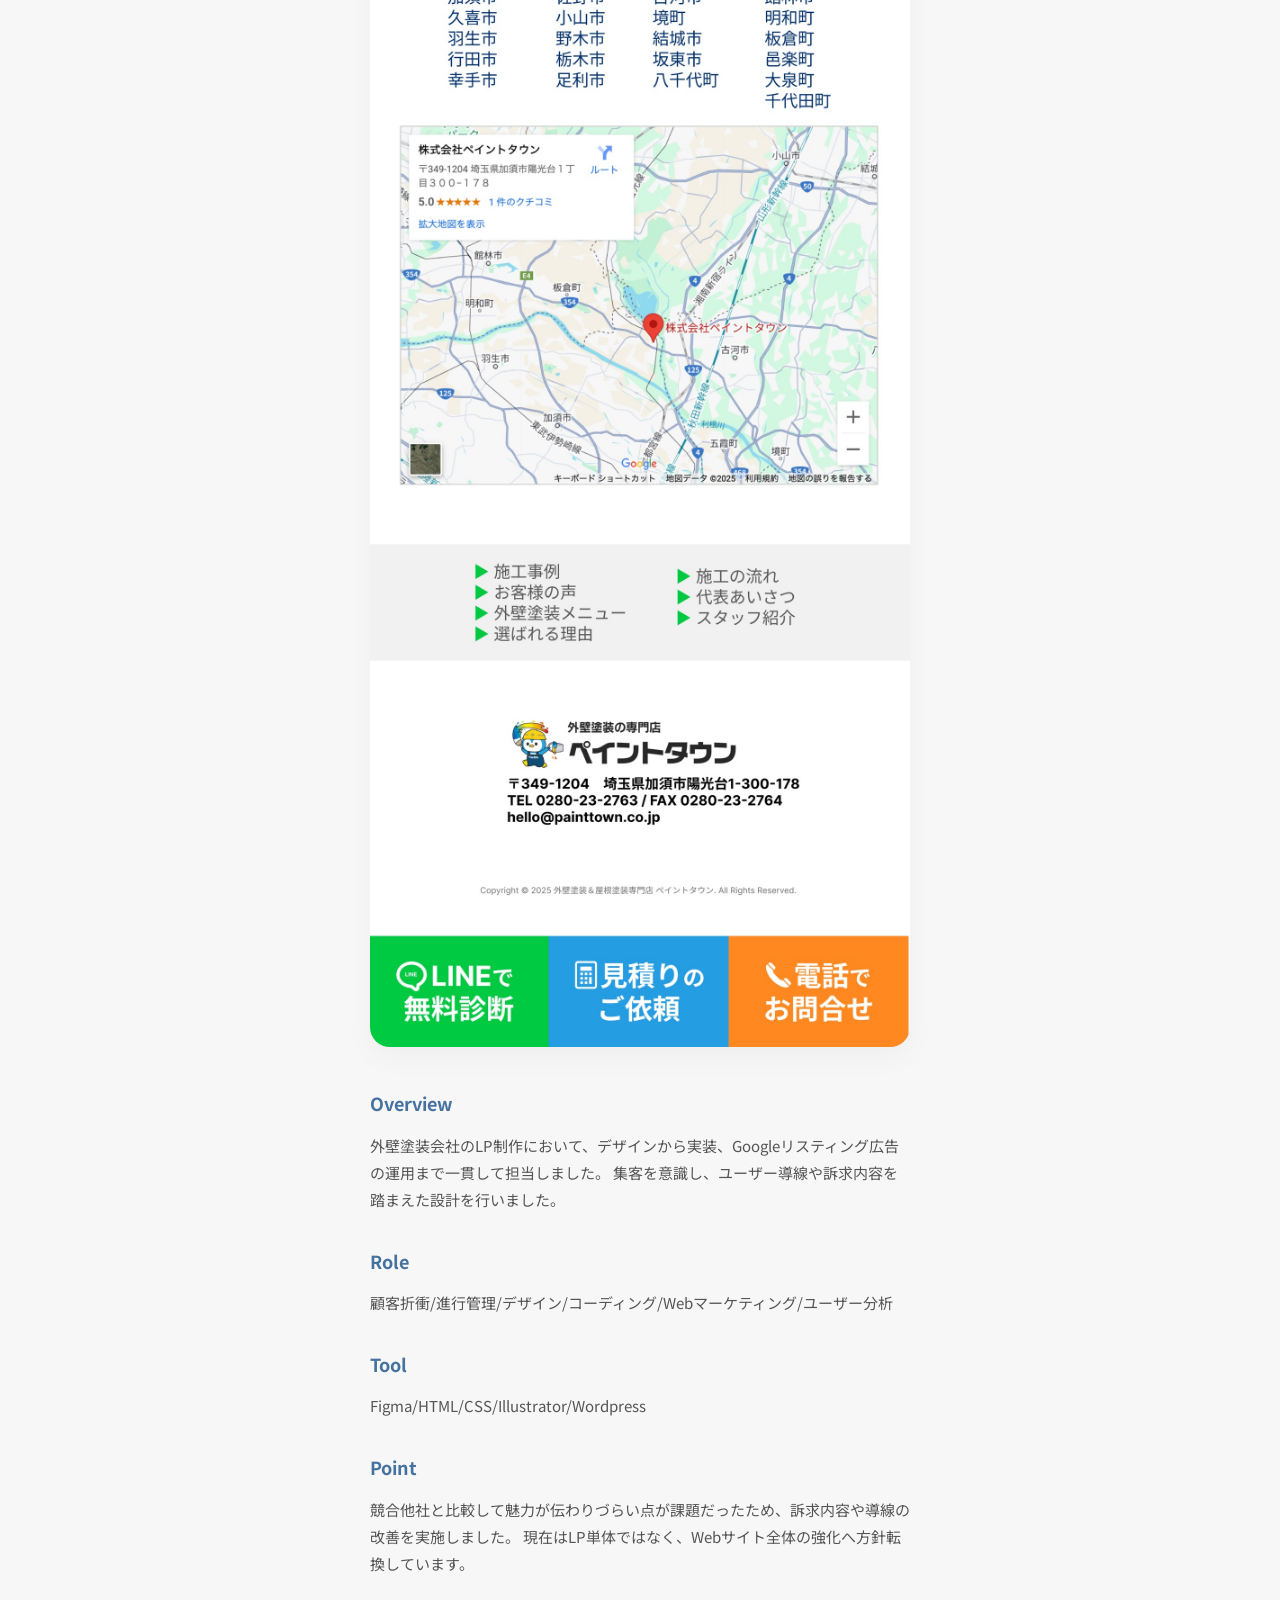
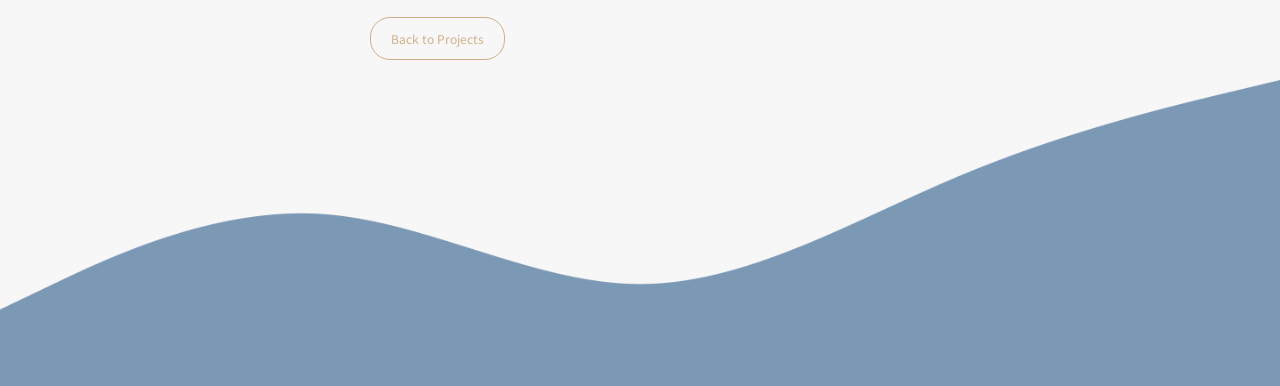
<file: project-3.html>
<!DOCTYPE html>
<html lang="ja">

<head>
    <meta charset="UTF-8">
    <meta name="viewport" content="width=device-width, initial-scale=1.0">
    <title>外壁塗装会社のLP作成 | Ayano Kawamura Portfolio</title>
    <link rel="preconnect" href="https://fonts.googleapis.com">
    <link rel="preconnect" href="https://fonts.gstatic.com" crossorigin>
    <link
        href="https://fonts.googleapis.com/css2?family=Noto+Sans+JP:wght@300;400;500;700&family=Playfair+Display:wght@600;700&display=swap"
        rel="stylesheet">
    <link rel="stylesheet" href="style.css">
</head>

<body>

    <header class="header">
        <div class="container">
            <div class="header-inner">
                <h1 class="logo"><a href="index.html">Ayano Kawamura</a></h1>

            </div>
        </div>
    </header>

    <main>
        <section class="project-detail section">
            <div class="container">
                <div class="project-detail-header">
                    <h2 class="project-detail-title">外壁塗装会社のLP作成</h2>
                    <p class="project-detail-category">LP</p>
                </div>

                <div class="project-detail-image">
                    <img src="image/project_1-2_thumbnail.jpg" alt="外壁塗装会社のLP作成">
                </div>

                <div class="project-detail-body">
                    <div class="project-detail-block">
                        <h3>Overview</h3>
                        <p>
                            外壁塗装会社のLP制作において、デザインから実装、Googleリスティング広告の運用まで一貫して担当しました。
                            集客を意識し、ユーザー導線や訴求内容を踏まえた設計を行いました。
                        </p>
                    </div>

                    <div class="project-detail-block">
                        <h3>Role</h3>
                        <p>
                            顧客折衝/進行管理/デザイン/コーディング/Webマーケティング/ユーザー分析
                        </p>
                    </div>

                    <div class="project-detail-block">
                        <h3>Tool</h3>
                        <p>
                            Figma/HTML/CSS/Illustrator/Wordpress
                        </p>
                    </div>

                    <div class="project-detail-block">
                        <h3>Point</h3>
                        <p>
                            競合他社と比較して魅力が伝わりづらい点が課題だったため、訴求内容や導線の改善を実施しました。
                            現在はLP単体ではなく、Webサイト全体の強化へ方針転換しています。
                        </p>
                    </div>
                </div>

                <div class="project-detail-actions project-detail-actions-bottom">
                    <a href="index.html#projects" class="button-outline">Back to Projects</a>
                </div>
            </div>
        </section>
    </main>

    <footer class="footer">
        <img src="image/footer.png" alt="" class="footer-wave">
    </footer>

</body>

</html>
</file>
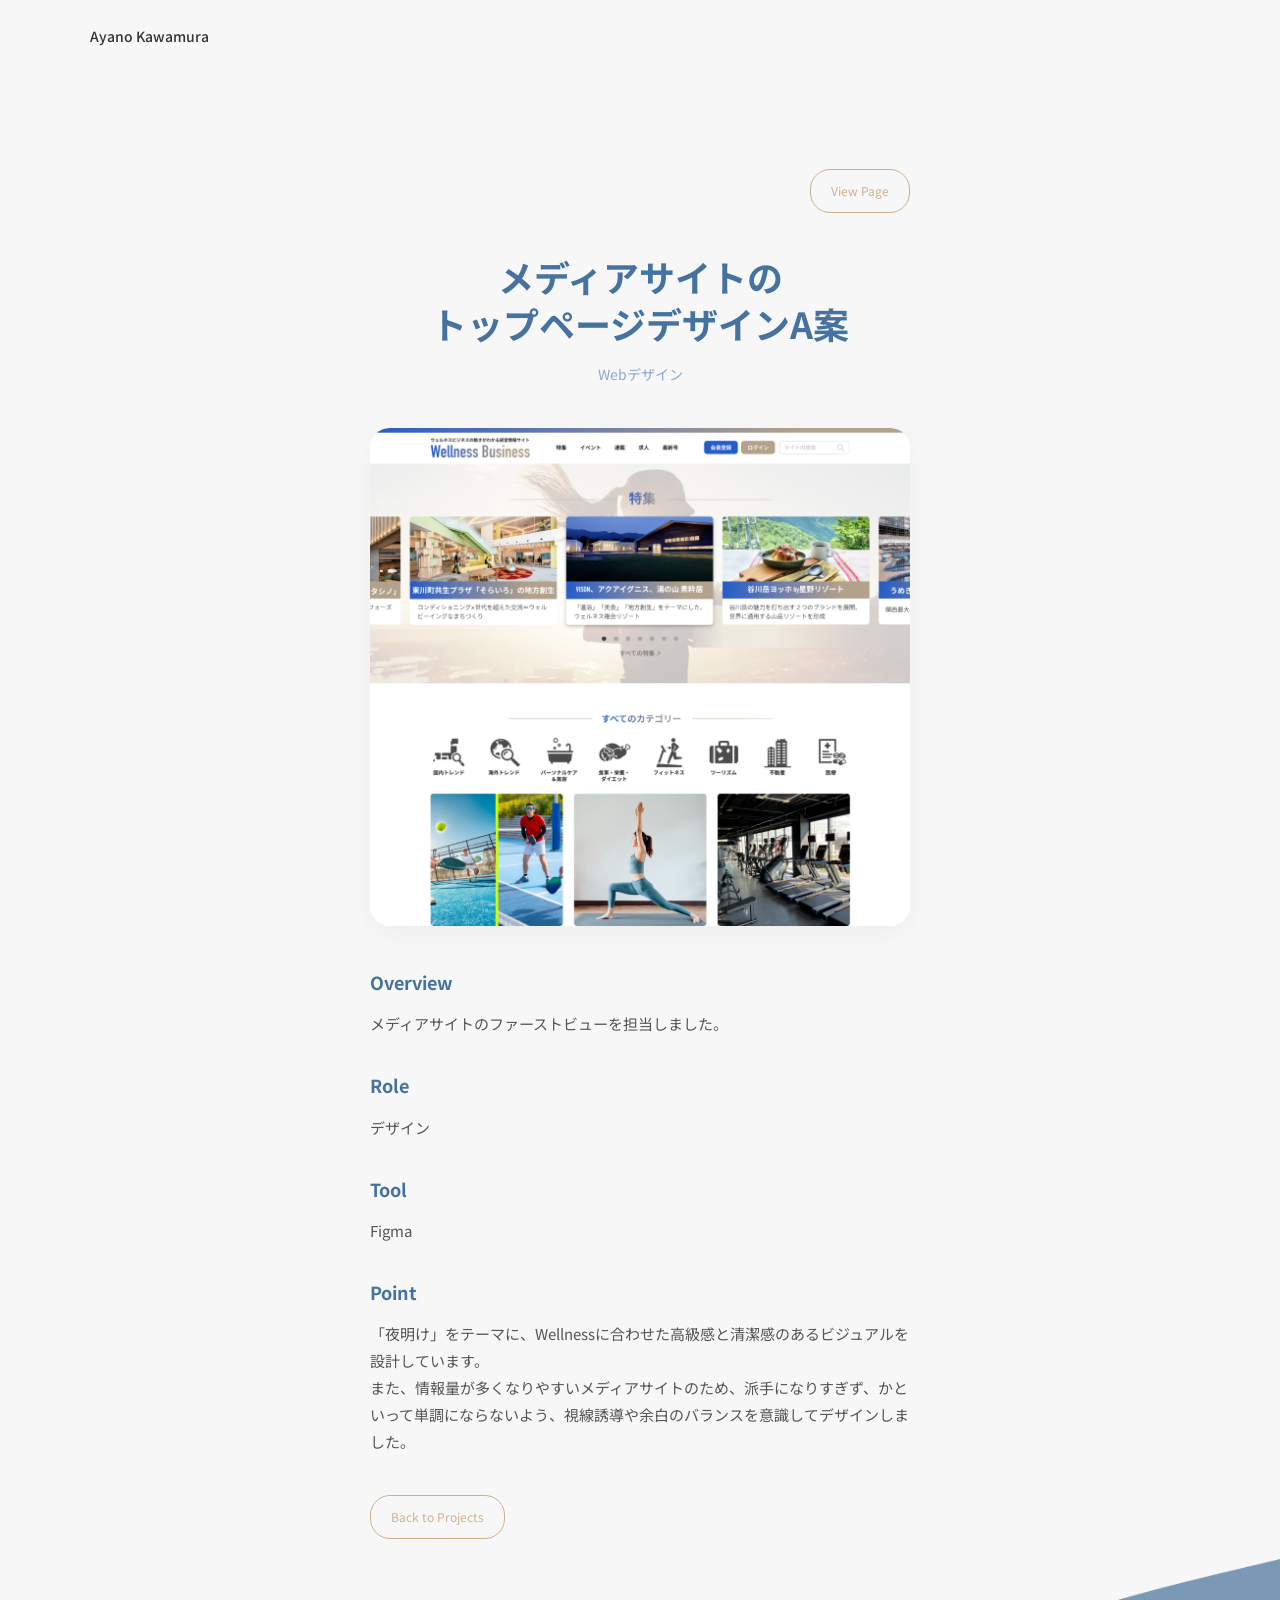
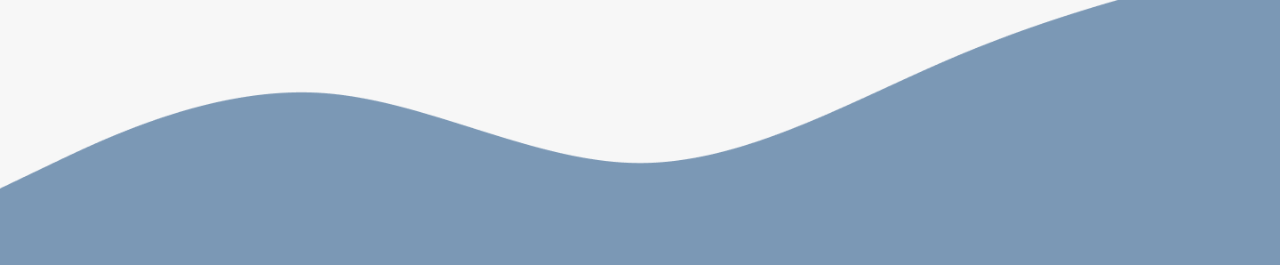
<file: project-4.html>
<!DOCTYPE html>
<html lang="ja">

<head>
    <meta charset="UTF-8">
    <meta name="viewport" content="width=device-width, initial-scale=1.0">
    <title>メディアサイトのトップページデザインA案 | Ayano Kawamura Portfolio</title>
    <link rel="preconnect" href="https://fonts.googleapis.com">
    <link rel="preconnect" href="https://fonts.gstatic.com" crossorigin>
    <link
        href="https://fonts.googleapis.com/css2?family=Noto+Sans+JP:wght@300;400;500;700&family=Playfair+Display:wght@600;700&display=swap"
        rel="stylesheet">
    <link rel="stylesheet" href="style.css">
</head>

<body>

    <header class="header">
        <div class="container">
            <div class="header-inner">
                <h1 class="logo"><a href="index.html">Ayano Kawamura</a></h1>

            </div>
        </div>
    </header>

    <main>
        <section class="project-detail section">
            <div class="container">
                <div class="project-detail-actions project-detail-actions-top">
                    <a href="https://wellnessbusiness.info/" class="button-outline">View Page</a>
                </div>

                <div class="project-detail-header">
                    <h2 class="project-detail-title">メディアサイトの<br>トップページデザインA案</h2>
                    <p class="project-detail-category">Webデザイン</p>
                </div>

                <div class="project-detail-image">
                    <img src="image/project_4_thumbnail.png" alt="メディアサイトのトップページデザインA案">
                </div>

                <div class="project-detail-body">
                    <div class="project-detail-block">
                        <h3>Overview</h3>
                        <p>
                            メディアサイトのファーストビューを担当しました。
                        </p>
                    </div>

                    <div class="project-detail-block">
                        <h3>Role</h3>
                        <p>
                            デザイン
                        </p>
                    </div>

                    <div class="project-detail-block">
                        <h3>Tool</h3>
                        <p>
                            Figma
                        </p>
                    </div>

                    <div class="project-detail-block">
                        <h3>Point</h3>
                        <p>
                            「夜明け」をテーマに、Wellnessに合わせた高級感と清潔感のあるビジュアルを設計しています。<br>
                            また、情報量が多くなりやすいメディアサイトのため、派手になりすぎず、かといって単調にならないよう、視線誘導や余白のバランスを意識してデザインしました。
                        </p>
                    </div>
                </div>

                <div class="project-detail-actions project-detail-actions-bottom">
                    <a href="index.html#projects" class="button-outline">Back to Projects</a>
                </div>
            </div>
        </section>
    </main>

    <footer class="footer">
        <img src="image/footer.png" alt="" class="footer-wave">
    </footer>

</body>

</html>
</file>
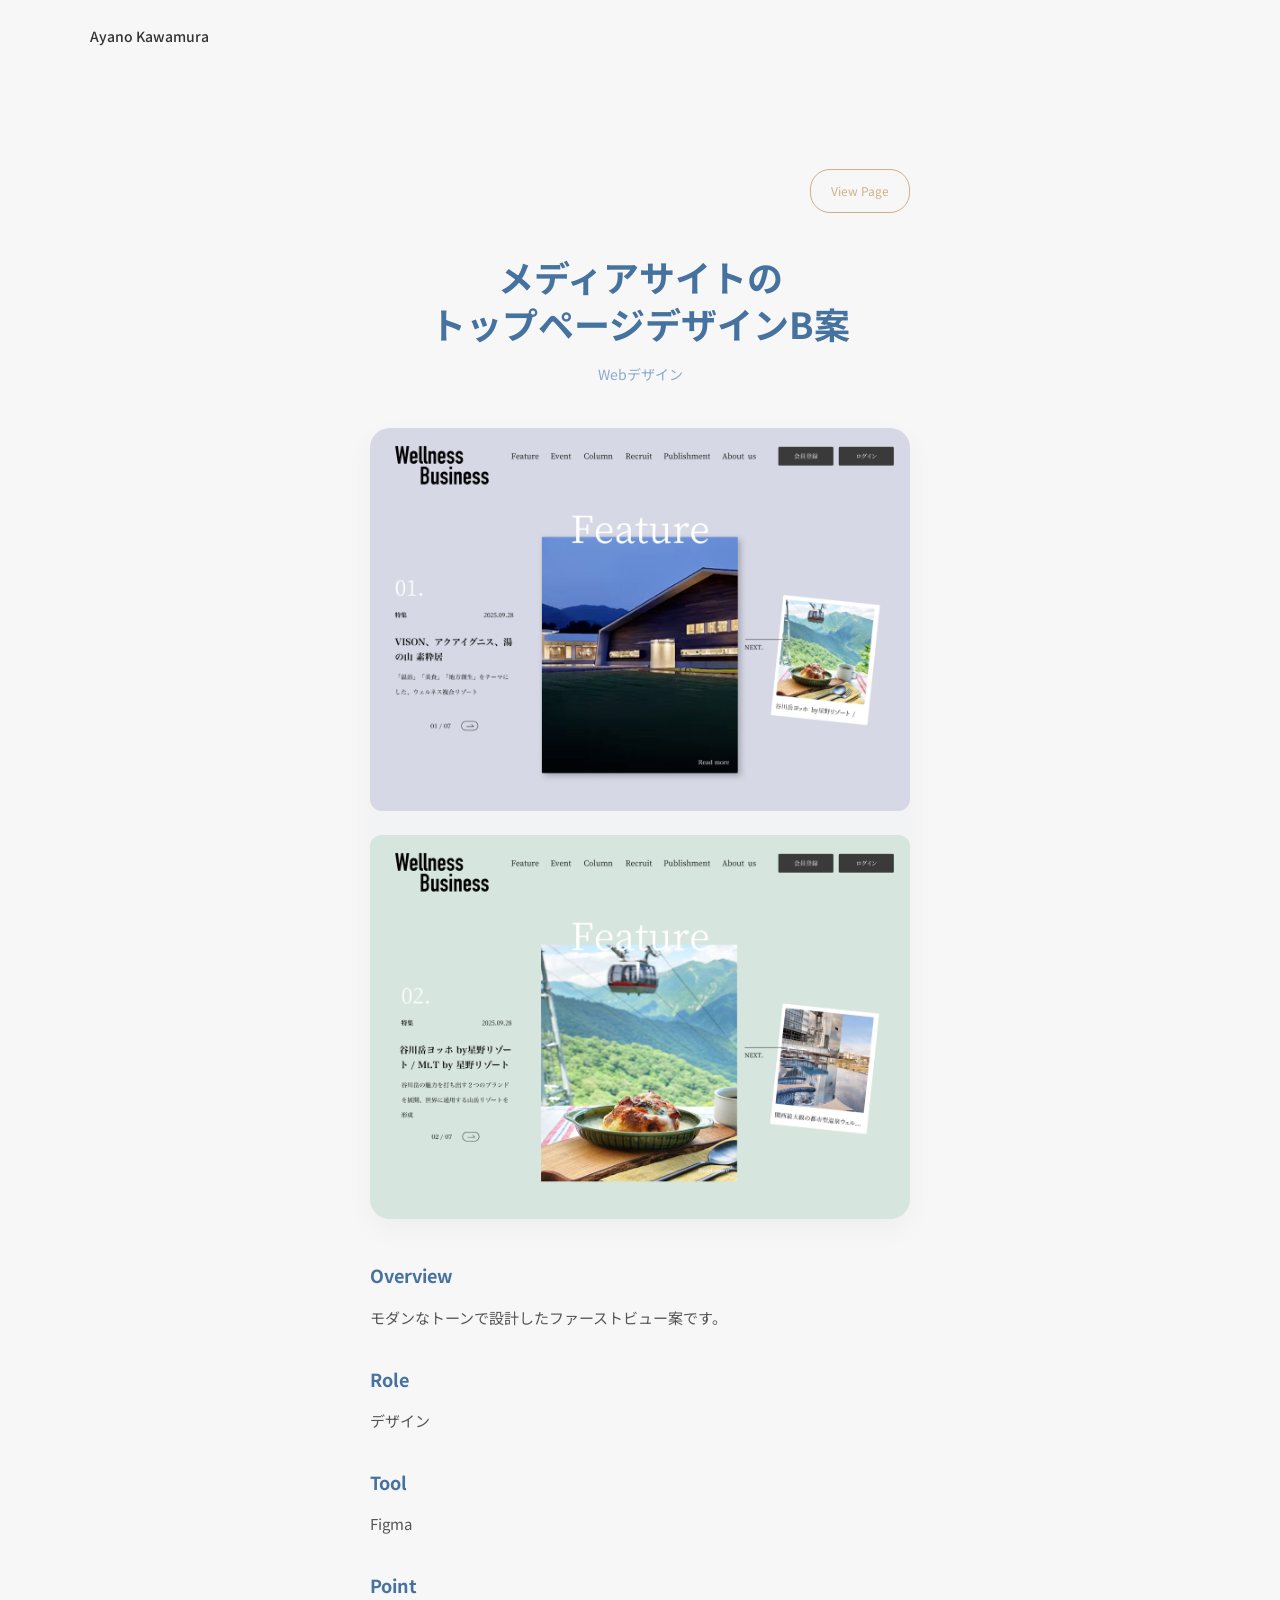
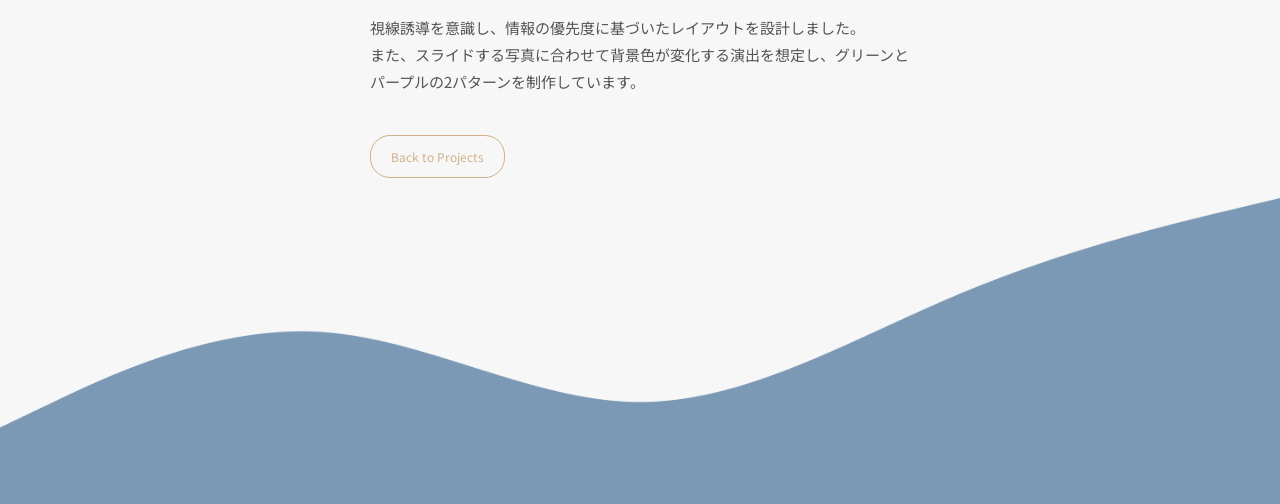
<file: project-5.html>
<!DOCTYPE html>
<html lang="ja">

<head>
    <meta charset="UTF-8">
    <meta name="viewport" content="width=device-width, initial-scale=1.0">
    <title>メディアサイトのトップページデザインB案 | Ayano Kawamura Portfolio</title>
    <link rel="preconnect" href="https://fonts.googleapis.com">
    <link rel="preconnect" href="https://fonts.gstatic.com" crossorigin>
    <link
        href="https://fonts.googleapis.com/css2?family=Noto+Sans+JP:wght@300;400;500;700&family=Playfair+Display:wght@600;700&display=swap"
        rel="stylesheet">
    <link rel="stylesheet" href="style.css">
</head>

<body>

    <header class="header">
        <div class="container">
            <div class="header-inner">
                <h1 class="logo"><a href="index.html">Ayano Kawamura</a></h1>

            </div>
        </div>
    </header>

    <main>
        <section class="project-detail section">
            <div class="container">
                <div class="project-detail-actions project-detail-actions-top">
                    <a href="https://wellnessbusiness.info/" class="button-outline">View Page</a>
                </div>

                <div class="project-detail-header">
                    <h2 class="project-detail-title">メディアサイトの<br>トップページデザインB案</h2>
                    <p class="project-detail-category">Webデザイン</p>
                </div>

                <div class="project-detail-image project-detail-image-stack">
                    <img src="image/project_5-3_thumbnail.png" alt="メディアサイトのトップページデザインB案">
                    <img src="image/project_5-4_thumbnail.png" alt="メディアサイトのトップページデザインB案">
                </div>

                <div class="project-detail-body">
                    <div class="project-detail-block">
                        <h3>Overview</h3>
                        <p>
                            モダンなトーンで設計したファーストビュー案です。
                        </p>
                    </div>

                    <div class="project-detail-block">
                        <h3>Role</h3>
                        <p>
                            デザイン
                        </p>
                    </div>

                    <div class="project-detail-block">
                        <h3>Tool</h3>
                        <p>
                            Figma
                        </p>
                    </div>

                    <div class="project-detail-block">
                        <h3>Point</h3>
                        <p>
                            視線誘導を意識し、情報の優先度に基づいたレイアウトを設計しました。<br>
                            また、スライドする写真に合わせて背景色が変化する演出を想定し、グリーンとパープルの2パターンを制作しています。
                        </p>
                    </div>
                </div>

                <div class="project-detail-actions project-detail-actions-bottom">
                    <a href="index.html#projects" class="button-outline">Back to Projects</a>
                </div>
            </div>
        </section>
    </main>

    <footer class="footer">
        <img src="image/footer.png" alt="" class="footer-wave">
    </footer>

</body>

</html>
</file>
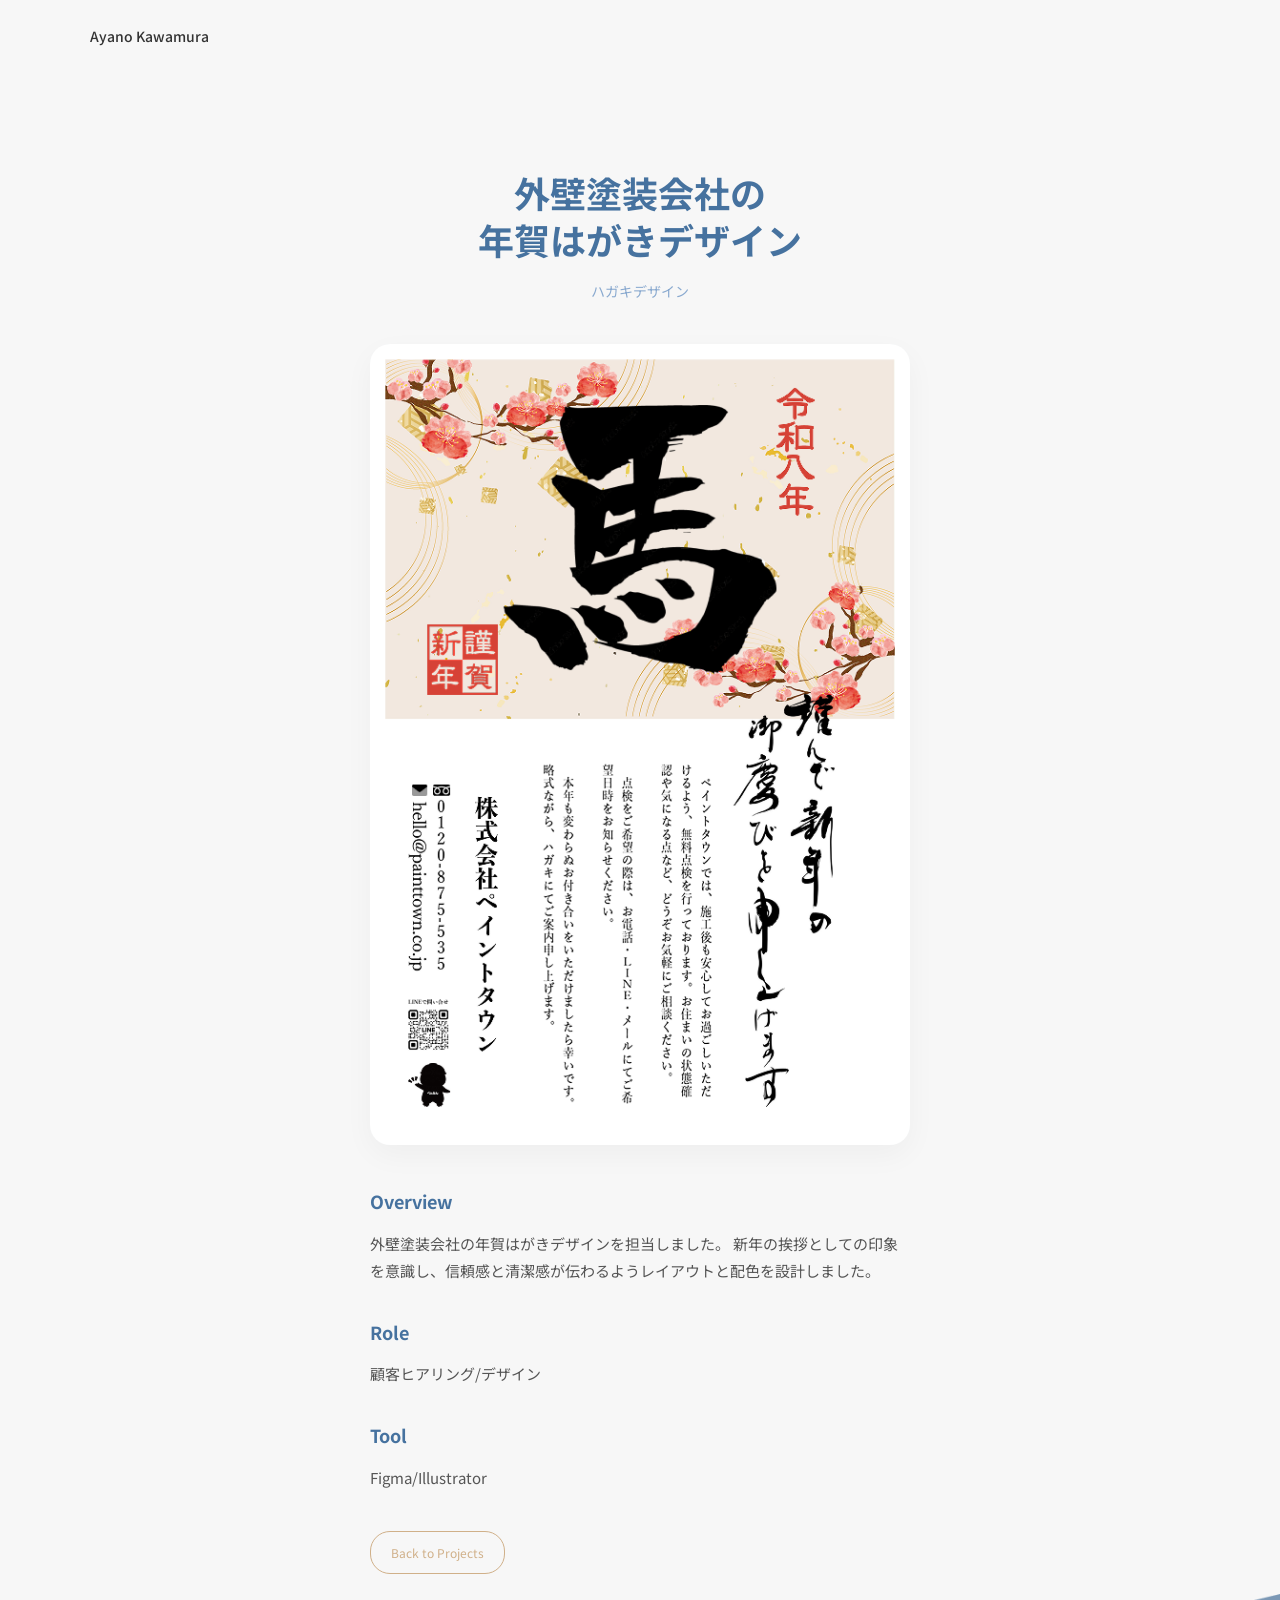
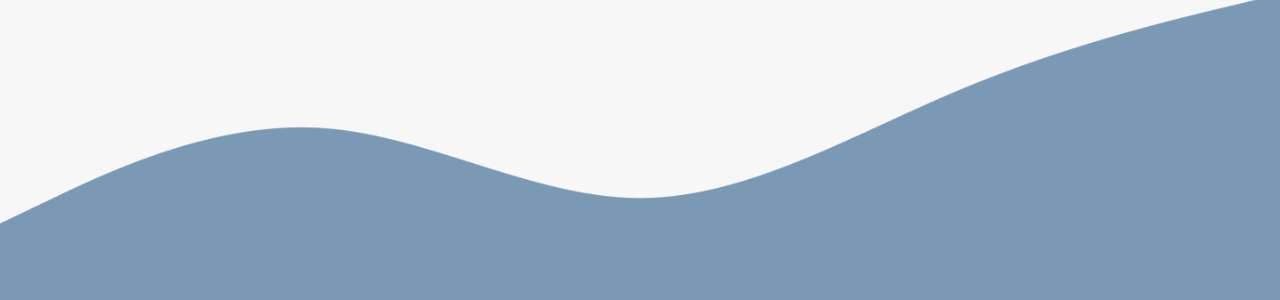
<file: project-6.html>
<!DOCTYPE html>
<html lang="ja">

<head>
    <meta charset="UTF-8">
    <meta name="viewport" content="width=device-width, initial-scale=1.0">
    <title>外壁塗装会社の年賀はがきデザイン | Ayano Kawamura Portfolio</title>
    <link rel="preconnect" href="https://fonts.googleapis.com">
    <link rel="preconnect" href="https://fonts.gstatic.com" crossorigin>
    <link
        href="https://fonts.googleapis.com/css2?family=Noto+Sans+JP:wght@300;400;500;700&family=Playfair+Display:wght@600;700&display=swap"
        rel="stylesheet">
    <link rel="stylesheet" href="style.css">
</head>

<body>

    <header class="header">
        <div class="container">
            <div class="header-inner">
                <h1 class="logo"><a href="index.html">Ayano Kawamura</a></h1>

            </div>
        </div>
    </header>

    <main>
        <section class="project-detail section">
            <div class="container">
                <div class="project-detail-header">
                    <h2 class="project-detail-title">外壁塗装会社の<br>年賀はがきデザイン</h2>
                    <p class="project-detail-category">ハガキデザイン</p>
                </div>

                <div class="project-detail-image">
                    <img src="image/project_3-2_thumbnail.png" alt="外壁塗装会社の年賀はがきデザイン">
                </div>

                <div class="project-detail-body">
                    <div class="project-detail-block">
                        <h3>Overview</h3>
                        <p>
                            外壁塗装会社の年賀はがきデザインを担当しました。
                            新年の挨拶としての印象を意識し、信頼感と清潔感が伝わるようレイアウトと配色を設計しました。
                        </p>
                    </div>

                    <div class="project-detail-block">
                        <h3>Role</h3>
                        <p>
                            顧客ヒアリング/デザイン
                        </p>
                    </div>

                    <div class="project-detail-block">
                        <h3>Tool</h3>
                        <p>
                            Figma/Illustrator
                        </p>
                    </div>
                </div>

                <div class="project-detail-actions project-detail-actions-bottom">
                    <a href="index.html#projects" class="button-outline">Back to Projects</a>
                </div>
            </div>
        </section>
    </main>

    <footer class="footer">
        <img src="image/footer.png" alt="" class="footer-wave">
    </footer>

</body>

</html>
</file>
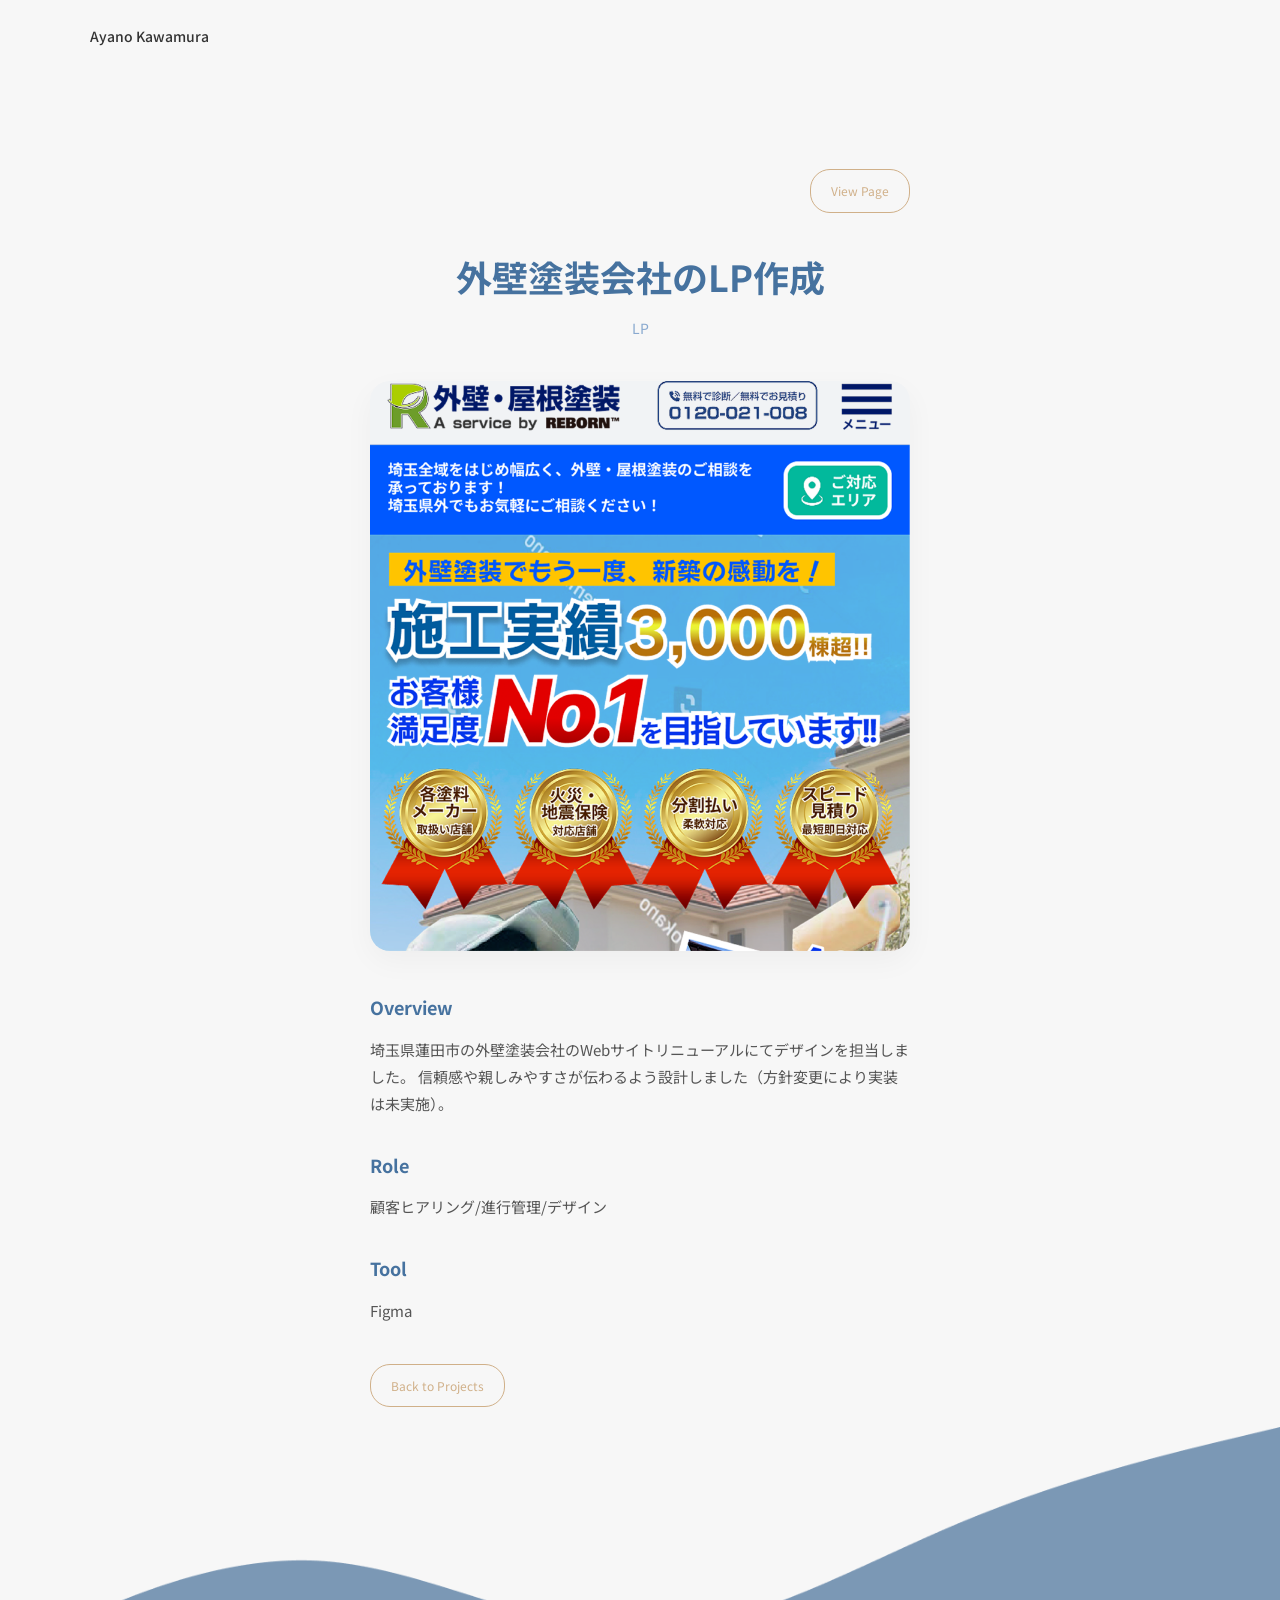
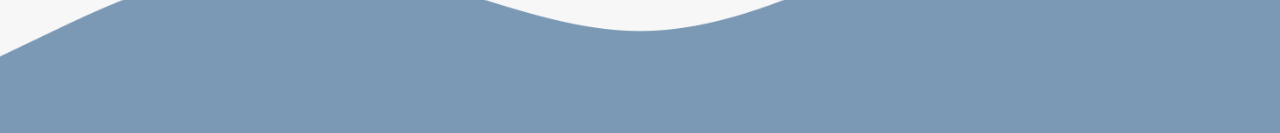
<file: project-7.html>
<!DOCTYPE html>
<html lang="ja">

<head>
    <meta charset="UTF-8">
    <meta name="viewport" content="width=device-width, initial-scale=1.0">
    <title>外壁塗装会社のLP作成 | Ayano Kawamura Portfolio</title>
    <link rel="preconnect" href="https://fonts.googleapis.com">
    <link rel="preconnect" href="https://fonts.gstatic.com" crossorigin>
    <link
        href="https://fonts.googleapis.com/css2?family=Noto+Sans+JP:wght@300;400;500;700&family=Playfair+Display:wght@600;700&display=swap"
        rel="stylesheet">
    <link rel="stylesheet" href="style.css">
</head>

<body>

    <header class="header">
        <div class="container">
            <div class="header-inner">
                <h1 class="logo"><a href="index.html">Ayano Kawamura</a></h1>

            </div>
        </div>
    </header>

    <main>
        <section class="project-detail section">
            <div class="container">
                <div class="project-detail-actions project-detail-actions-top">
                    <a href="https://reborn-reform.com/" class="button-outline">View Page</a>
                </div>

                <div class="project-detail-header">
                    <h2 class="project-detail-title">外壁塗装会社のLP作成</h2>
                    <p class="project-detail-category">LP</p>
                </div>

                <div class="project-detail-image">
                    <img src="image/project_6_thumbnail.png" alt="外壁塗装会社のLP作成">
                </div>

                <div class="project-detail-body">
                    <div class="project-detail-block">
                        <h3>Overview</h3>
                        <p>
                            埼玉県蓮田市の外壁塗装会社のWebサイトリニューアルにてデザインを担当しました。
                            信頼感や親しみやすさが伝わるよう設計しました（方針変更により実装は未実施）。
                        </p>
                    </div>

                    <div class="project-detail-block">
                        <h3>Role</h3>
                        <p>
                            顧客ヒアリング/進行管理/デザイン
                        </p>
                    </div>

                    <div class="project-detail-block">
                        <h3>Tool</h3>
                        <p>
                            Figma
                        </p>
                    </div>
                </div>

                <div class="project-detail-actions project-detail-actions-bottom">
                    <a href="index.html#projects" class="button-outline">Back to Projects</a>
                </div>
            </div>
        </section>
    </main>

    <footer class="footer">
        <img src="image/footer.png" alt="" class="footer-wave">
    </footer>

</body>

</html>
</file>
<file: style.css>
* { margin: 0; padding: 0; box-sizing: border-box; }
body { font-family: 'Noto Sans JP', sans-serif; background: #f7f7f7; color: #333; line-height: 1.8; }
img { width: 100%; display: block; }
a { text-decoration: none; color: inherit; }
ul { list-style: none; }

.container { width: min(1100px, 90%); margin: 0 auto; }

.section { padding: 96px 0 20px; }

.header { position: relative; z-index: 10; width: 100%; margin: 0; padding: 24px 0; }
.home-header { position: absolute; top: 0; left: 0; }
.header-inner { position: relative; z-index: 2; display: flex; justify-content: space-between; align-items: center; }

.logo { font-size: 14px; font-weight: 500; }

.nav-list { display: flex; gap: 32px; font-size: 13px; }
.home-header .nav-list { color: #fff; }
.header-image-wrap { position: absolute; top: 0; right: 0; z-index: 1; width: clamp(420px, 46vw, 620px); height: 484px; margin: 0; overflow: hidden; }
.header-image { height: 100%; object-fit: contain; object-position: right top; }

.hero { position: relative; overflow: hidden; }
.hero .container { position: relative; z-index: 1; }
.hero-inner { display: flex; justify-content: space-between; align-items: center; min-height: 560px; gap: 80px; }
.hero-text { max-width: min(520px, 48vw); }
.hero-sub { color: #c4a16f; font-size: 12px; margin-bottom: 16px; }
.hero-title { font-family: 'Playfair Display', serif; font-size: 64px; line-height: 1.1; margin-bottom: 32px; }
.hero-description { font-size: 15px; color: #555; margin-bottom: 40px; }
.hero-actions { display: flex; align-items: center; gap: 16px; flex-wrap: wrap; }
.button { display: inline-flex; align-items: center; justify-content: center; padding: 12px 24px; background: #d0b089; color: #fff; border-radius: 20px; font-size: 13px; transition: .3s; }
.button:hover { opacity: .8; }

.section-title { font-family: 'Playfair Display', serif; font-size: 40px; text-align: center; margin-bottom: 60px; }
.section-title.left { text-align: left; }
.section-title::after { content: ""; display: block; width: 96px; height: 4px; margin: 0 auto; background: #7f9cba; border-radius: 999px; }

.projects .container { width: min(540px, 90%); }
.project-list { display: grid; grid-template-columns: repeat(2, minmax(0, 1fr)); gap: 48px 32px; }
.project-card { display: flex; flex-direction: column; height: 350px; background: #fff; border-radius: 20px; overflow: hidden; box-shadow: 0 10px 30px rgba(0,0,0,.04); transition: .3s; }
.project-card:hover { transform: translateY(-4px); box-shadow: 0 14px 36px rgba(0,0,0,.08); }
.project-image { order: 3; flex-shrink: 0; width: 100%; height: 220px; margin-top: auto; background: #f1f3f5; }
.project-image img { height: 100%; object-fit: cover; object-position: top center; }
.project-content { display: contents; }
.project-title { order: 1; width: 100%; min-height: 75px; padding: 24px 20px 0; font-size: 18px; line-height: 1.4; margin-bottom: 6px; text-align: center; color: #46729F;}
.project-text { order: 3; width: 100%; padding: 32px 32px 0; font-size: 14px; color: #666; margin-bottom: 24px; }
.project-category { order: 2; width: 100%; padding: 0 20px; color: #89a9cf; font-size: 13px; margin-bottom: 20px; text-align: center; }

.button-outline { order: 5; display: inline-flex; align-items: center; justify-content: center; align-self: flex-start; margin: 0 32px 32px; padding: 10px 20px; border: 1px solid #d0b089; color: #d0b089; border-radius: 20px; font-size: 12px; transition: .3s; }
.button-outline:hover { background: #d0b089; color: #fff; }

.project-detail .container { width: min(540px, 90%); }
.project-detail-header { margin-bottom: 40px; text-align: center; }
.project-detail-title { font-size: 36px; line-height: 1.3; margin-bottom: 16px; color: #46729F; }
.project-detail-category { color: #89a9cf; font-size: 14px; }
.project-detail-image { margin-bottom: 40px; overflow: hidden; border-radius: 20px; background: #f1f3f5; box-shadow: 0 10px 30px rgba(0,0,0,.04); }
.project-detail-image img { width: 100%; height: auto; }
.project-detail-image-stack { display: flex; flex-direction: column; gap: 24px; }
.project-detail-image-stack img { border-radius: 12px; }
.project-detail-body { display: flex; flex-direction: column; gap: 32px; }
.project-detail-block h3 { margin-bottom: 12px; color: #46729F; font-size: 18px; }
.project-detail-block p { color: #555; font-size: 15px; }
.project-detail-actions { display: flex; gap: 16px; flex-wrap: wrap; }
.project-detail-actions-top { justify-content: flex-end; margin-bottom: 40px; }
.project-detail-actions-bottom { justify-content: flex-start; margin-top: 40px; }
.project-detail-actions .button-outline { align-self: auto; margin: 0; }

.about .container { width: min(920px, 90%); }
.about-inner { display: flex; justify-content: center; align-items: center; gap: 54px; margin-bottom: 120px; }
.about-text { flex: 0 1 430px; }
.about .section-title { margin-bottom: 60px; }
.about .section-title.left { display: inline-block; }
.about-description { margin-bottom: 20px; color: #555; font-size: 14px; }
.about-image { width: 360px; flex: 0 0 360px; }

.roles { max-width: 540px; margin: 0 auto 120px; }
.roles .section-title { margin-bottom: 60px; }
.role-list { display: flex; flex-direction: column; gap: 32px; }
.role-item { padding: 0; }
.role-item h3 { margin-bottom: 12px; color: #46729F; font-size: 18px; }
.role-item p { color: #555; font-size: 14px; }

.skills { max-width: 540px; margin: 0 auto; }
.skills .section-title { position: relative; margin-bottom: 60px; }
.skill-list { display: flex; flex-direction: column; gap: 16px; }
.skill-list li { display: grid; grid-template-columns: 140px 1fr 88px; align-items: center; gap: 24px; color: #444; font-size: 16px; line-height: 1.4; }
.skill-list li span:last-child { color: #ffd766; letter-spacing: 2px; white-space: nowrap; }

.contact .section-title { margin-bottom: 60px; }
.contact-form { max-width: 540px; margin: 0 auto; display: flex; flex-direction: column; gap: 24px; }
.contact-form label { display: flex; flex-direction: column; gap: 8px; color: #333; font-size: 15px; font-weight: 500; }
.contact-form input, .contact-form textarea { width: 100%; padding: 12px 14px; border: 1px solid #dde3ea; background: #fff; border-radius: 8px; font: inherit; font-size: 14px; }
.contact-form input { height: 42px; }
.contact-form textarea { min-height: 168px; resize: vertical; }
.contact-form .button { align-self: flex-end; min-width: 94px; border: 0; border-radius: 16px; font-weight: 700; cursor: pointer; }
.contact-links { display: flex; justify-content: center; align-items: center; gap: 28px; margin-top: 60px; }
.contact-links a { display: inline-flex; align-items: center; justify-content: center; width: 40px; height: 40px; }
.contact-links img { width: 100%; height: 100%; object-fit: contain; }
.copyright { margin-top: 28px; color: #999; font-size: 16px; text-align: center; }

.footer { position: relative; aspect-ratio: 1440 / 344; overflow: hidden; }
.footer-wave { width: 100%; height: 100%; object-fit: contain; object-position: bottom center; }

@media screen and (max-width: 768px) {
.home-header { position: relative; min-height: 360px; padding-bottom: 0; }
.home-header .nav-list { color: #fff; }
.home-header .header-image-wrap { position: absolute; top: 0; right: 0; width: min(86vw, 420px); height: auto; margin: 0; }
.header-image { height: auto; object-fit: contain; }
.hero { padding-top: 32px; }
.hero-inner, .project-card { flex-direction: column; }
.about-inner { flex-direction: column; gap: 24px; }
.hero-inner { min-height: 0; }
.hero-text { max-width: 100%; }
.hero-title { font-size: clamp(40px, 11vw, 48px); }
.about-image, .project-image, .project-content { width: 100%; }
.about-text { display: contents; }
.about .section-title { order: 1; width: 100%; }
.about-image { order: 2; }
.about-description { order: 3; width: 100%; }
.about-text .button { order: 4; align-self: flex-start; }

.project-list { grid-template-columns: 1fr; }
.project-card { height: auto; }
.project-title { order: 1; width: 100%; min-height: 0; padding: 32px 32px 0; margin-bottom: 24px; font-size: 24px; text-align: center;}
.project-image { order: 3; min-height: 0; height: 260px; }
.project-image img { height: 100%; }
.project-text { order: 3; width: 100%; padding: 32px 32px 0; margin-bottom: 24px; }
.project-category { order: 2; width: 100%; padding: 0 32px; margin-bottom: 24px; }
.project-card .button-outline { order: 4; align-self: flex-start; margin: 0 32px 32px; }

.about .section-title {display: block; text-align: center;}
.about-description {margin-bottom: 0;}
.roles { margin-bottom: 80px; }
.role-list { gap: 20px; }

.skill-list { gap: 20px; }
.skill-list li { grid-template-columns: 1fr; gap: 6px; text-align: center; }
.skill-list li span:first-child { font-size: 18px; font-weight: 500; }
.skill-list li span:nth-child(2) { font-size: 14px; }
.skill-list li span:last-child { font-size: 18px; letter-spacing: 1px; }
.contact .section-title { margin-bottom: 60px; }
.contact-form { max-width: 100%; }
.contact-links { gap: 18px; margin-top: 48px; }

.section { padding: 80px 0; }
}
</file>
